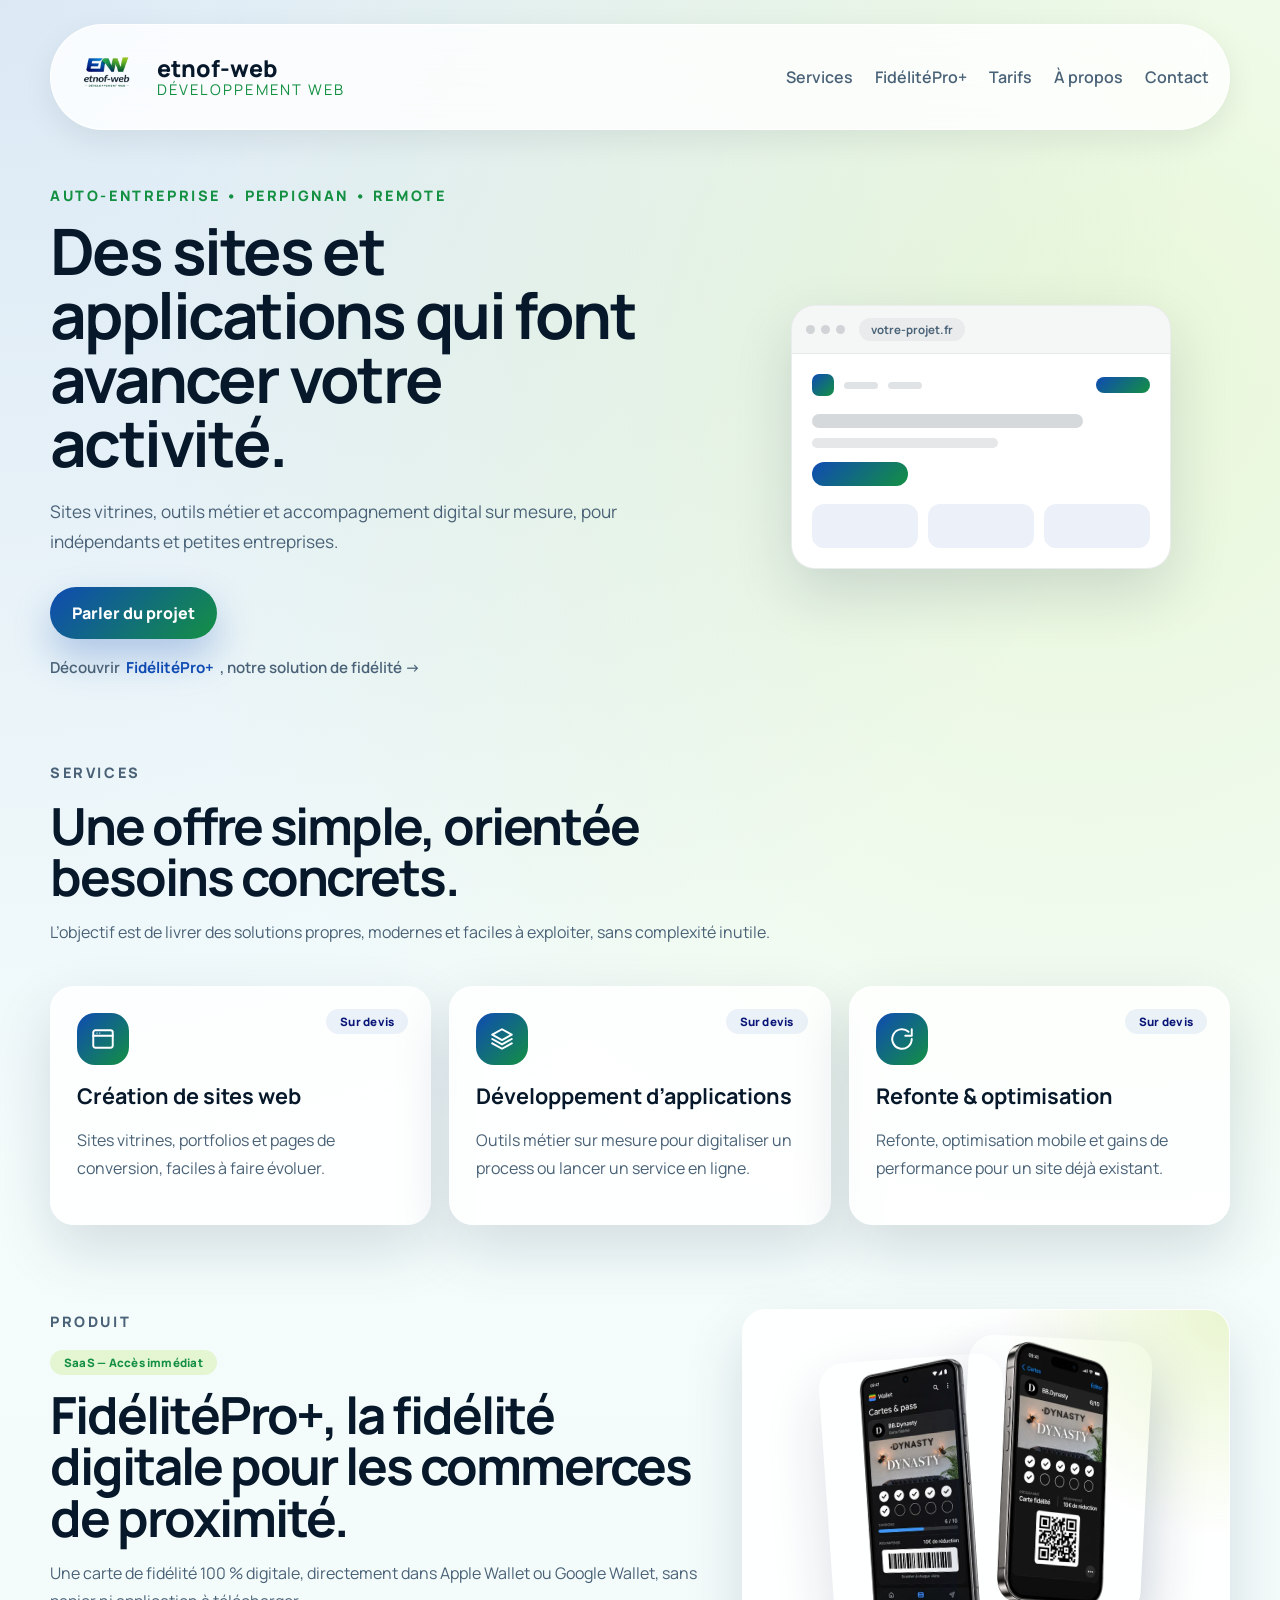
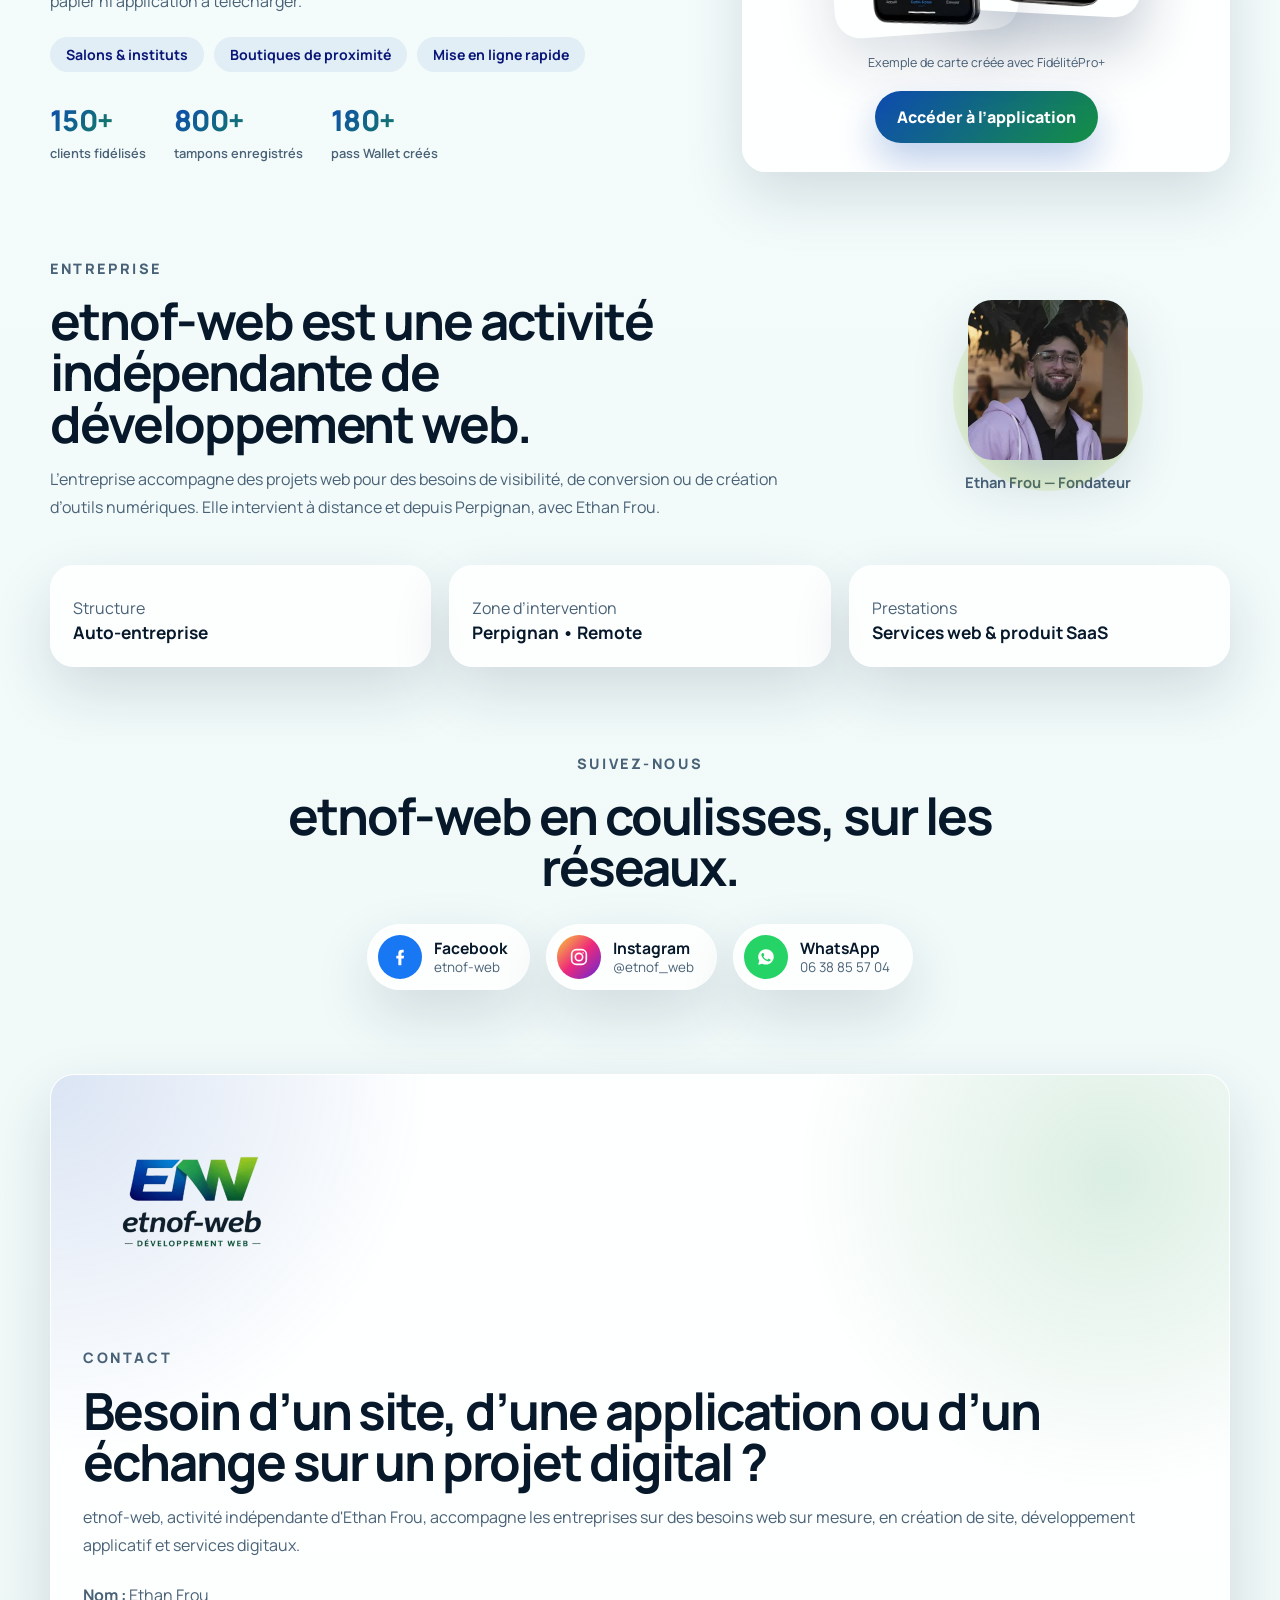
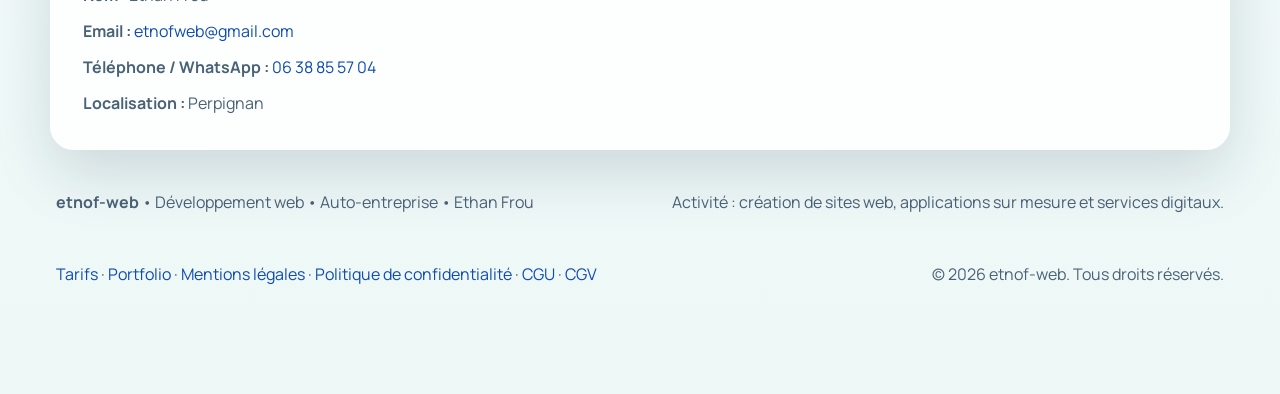
<file: index.html>
<!DOCTYPE html>
<html lang="fr">
  <head>
    <meta charset="UTF-8" />
    <meta name="viewport" content="width=device-width, initial-scale=1.0" />
    <title>etnof-web | Développement web & applications sur mesure</title>
    <meta
      name="description"
      content="etnof-web accompagne les indépendants, commerces et petites entreprises dans la création de sites web, d'applications sur mesure et d'outils digitaux comme FidélitéPro+."
    />

    <!-- Google Search Console -->
    <meta name="google-site-verification" content="aApSL52H5fIy4BZEjOW_FqkqM33ICjAAiNYZXDq9M8A" />

    <!-- Canonical -->
    <link rel="canonical" href="https://website-etnof-web.vercel.app/" />

    <!-- Open Graph -->
    <meta property="og:type" content="website" />
    <meta property="og:url" content="https://website-etnof-web.vercel.app/" />
    <meta property="og:title" content="etnof-web | Développement web & applications sur mesure" />
    <meta property="og:description" content="etnof-web accompagne les indépendants, commerces et petites entreprises dans la création de sites web, d'applications sur mesure et d'outils digitaux." />
    <meta property="og:image" content="https://website-etnof-web.vercel.app/Logo_etnof-web.png" />
    <meta property="og:locale" content="fr_FR" />
    <meta property="og:site_name" content="etnof-web" />

    <!-- Twitter Card -->
    <meta name="twitter:card" content="summary" />
    <meta name="twitter:title" content="etnof-web | Développement web & applications sur mesure" />
    <meta name="twitter:description" content="etnof-web accompagne les indépendants, commerces et petites entreprises dans la création de sites web, d'applications sur mesure et d'outils digitaux." />
    <meta name="twitter:image" content="https://website-etnof-web.vercel.app/Logo_etnof-web.png" />

    <!-- JSON-LD : LocalBusiness -->
    <script type="application/ld+json">
    {
      "@context": "https://schema.org",
      "@type": "LocalBusiness",
      "name": "etnof-web",
      "description": "Développement web, création de sites web et d'applications sur mesure pour indépendants, commerces et petites entreprises.",
      "url": "https://website-etnof-web.vercel.app/",
      "logo": "https://website-etnof-web.vercel.app/Logo_etnof-web.png",
      "image": "https://website-etnof-web.vercel.app/Logo_etnof-web.png",
      "telephone": "+33638855704",
      "email": "etnofweb@gmail.com",
      "address": {
        "@type": "PostalAddress",
        "addressLocality": "Perpignan",
        "addressRegion": "Occitanie",
        "addressCountry": "FR"
      },
      "areaServed": {
        "@type": "Country",
        "name": "France"
      },
      "priceRange": "€€",
      "knowsLanguage": "fr",
      "founder": {
        "@type": "Person",
        "name": "Ethan Frou"
      },
      "hasOfferCatalog": {
        "@type": "OfferCatalog",
        "name": "Services web",
        "itemListElement": [
          {
            "@type": "Offer",
            "itemOffered": {
              "@type": "Service",
              "name": "Création de sites web",
              "description": "Sites vitrines, portfolios, pages d'atterrissage et sites administrables via CMS."
            }
          },
          {
            "@type": "Offer",
            "itemOffered": {
              "@type": "Service",
              "name": "Développement d'applications sur mesure",
              "description": "Conception d'outils web sur mesure pour digitaliser un process ou proposer un service en ligne."
            }
          },
          {
            "@type": "Offer",
            "itemOffered": {
              "@type": "Service",
              "name": "Refonte & optimisation",
              "description": "Amélioration d'un site existant, optimisation mobile, performance et mise à jour technique."
            }
          }
        ]
      }
    }
    </script>

    <link rel="icon" type="image/png" href="Logo_etnof-web.png" />
    <link rel="apple-touch-icon" href="Logo_etnof-web.png" />
    <link rel="preconnect" href="https://fonts.googleapis.com" />
    <link rel="preconnect" href="https://fonts.gstatic.com" crossorigin />
    <link
      rel="preload"
      as="style"
      href="https://fonts.googleapis.com/css2?family=Manrope:wght@400;500;600;700;800&display=swap"
    />
    <link
      href="https://fonts.googleapis.com/css2?family=Manrope:wght@400;500;600;700;800&display=swap"
      rel="stylesheet"
      media="print"
      onload="this.media='all'"
    />
    <noscript>
      <link
        href="https://fonts.googleapis.com/css2?family=Manrope:wght@400;500;600;700;800&display=swap"
        rel="stylesheet"
      />
    </noscript>
    <link rel="stylesheet" href="style.css" />

    <!-- Umami Analytics -->
    <script defer src="https://analytics.fideliteproplus.com/script.js" data-website-id="e1c48f90-44e5-47fc-b5aa-6250840b4af8"></script>

    <!-- Microsoft Clarity -->
    <script type="text/javascript">
        (function(c,l,a,r,i,t,y){
            c[a]=c[a]||function(){(c[a].q=c[a].q||[]).push(arguments)};
            t=l.createElement(r);t.async=1;t.src="https://www.clarity.ms/tag/"+i;
            y=l.getElementsByTagName(r)[0];y.parentNode.insertBefore(t,y);
        })(window, document, "clarity", "script", "ycxo6qioft");
    </script>
  </head>
  <body>
    <div class="page-shell">
      <header class="site-header">
        <a class="brand" href="#top" aria-label="Accueil etnof-web">
          <img
            class="brand-logo"
            src="Logo_etnof-web.webp"
            alt="Logo etnof-web"
            width="440"
            height="440"
          />
          <span class="brand-copy">
            <strong>etnof-web</strong>
            <span>Développement web</span>
          </span>
        </a>

        <button
          class="menu-toggle"
          type="button"
          aria-expanded="false"
          aria-controls="site-nav"
        >
          Menu
        </button>

        <nav class="site-nav" id="site-nav" aria-label="Navigation principale">
          <a href="#services">Services</a>
          <a href="#fideliteproplus">FidélitéPro+</a>
          <a href="tarifs.html">Tarifs</a>
          <a href="#apropos">À propos</a>
          <a href="#contact" data-track="contact_cta_clicked" data-track-label="nav_contact_anchor">Contact</a>
        </nav>
      </header>

      <main id="top">
        <section class="hero">
          <div class="hero-copy" data-reveal>
            <p class="eyebrow">Auto-entreprise • Perpignan • Remote</p>
            <h1>Des sites et applications qui font avancer votre activité.</h1>
            <p class="hero-text">
              Sites vitrines, outils métier et accompagnement digital sur mesure, pour
              indépendants et petites entreprises.
            </p>
            <div class="hero-actions">
              <a
                class="button button-primary"
                href="#contact"
                data-track="contact_cta_clicked"
                data-track-label="parler_du_projet"
                data-track-location="hero"
              >
                Parler du projet
              </a>
            </div>
            <a
              class="hero-secondary-link"
              href="#fideliteproplus"
              data-track="internal_link_clicked"
              data-track-label="fideliteproplus_keyword"
              data-track-location="hero"
            >
              Découvrir <strong>FidélitéPro+</strong>, notre solution de fidélité →
            </a>
          </div>

          <aside class="hero-panel" data-reveal>
            <div class="browser-mockup" aria-hidden="true">
              <div class="browser-mockup-bar">
                <span class="browser-dot"></span>
                <span class="browser-dot"></span>
                <span class="browser-dot"></span>
                <span class="browser-mockup-url">votre-projet.fr</span>
              </div>
              <div class="browser-mockup-body">
                <div class="browser-mockup-nav">
                  <span class="browser-mockup-logo"></span>
                  <span class="browser-mockup-link"></span>
                  <span class="browser-mockup-link"></span>
                  <span class="browser-mockup-cta"></span>
                </div>
                <div class="browser-mockup-hero">
                  <span class="browser-mockup-line browser-mockup-line-lg"></span>
                  <span class="browser-mockup-line browser-mockup-line-md"></span>
                  <span class="browser-mockup-button"></span>
                </div>
                <div class="browser-mockup-cards">
                  <span class="browser-mockup-card"></span>
                  <span class="browser-mockup-card"></span>
                  <span class="browser-mockup-card"></span>
                </div>
              </div>
            </div>
          </aside>
        </section>

        <section class="section section-grid" id="services">
          <div class="section-heading" data-reveal>
            <p class="eyebrow">Services</p>
            <h2>Une offre simple, orientée besoins concrets.</h2>
            <p>
              L’objectif est de livrer des solutions propres, modernes et faciles à exploiter, sans
              complexité inutile.
            </p>
          </div>

          <div class="cards-grid">
            <article class="info-card" data-reveal>
              <span class="card-badge">Sur devis</span>
              <span class="info-card-icon" aria-hidden="true">
                <svg viewBox="0 0 24 24" fill="none" stroke="currentColor" stroke-width="1.8" stroke-linecap="round" stroke-linejoin="round">
                  <rect x="3" y="4" width="18" height="16" rx="2"></rect>
                  <line x1="3" y1="9" x2="21" y2="9"></line>
                  <circle cx="6.5" cy="6.5" r="0.6" fill="currentColor" stroke="none"></circle>
                  <circle cx="9" cy="6.5" r="0.6" fill="currentColor" stroke="none"></circle>
                </svg>
              </span>
              <h3>Création de sites web</h3>
              <p>
                Sites vitrines, portfolios et pages de conversion, faciles à faire évoluer.
              </p>
            </article>
            <article class="info-card" data-reveal>
              <span class="card-badge">Sur devis</span>
              <span class="info-card-icon" aria-hidden="true">
                <svg viewBox="0 0 24 24" fill="none" stroke="currentColor" stroke-width="1.8" stroke-linecap="round" stroke-linejoin="round">
                  <path d="M12 3 3 8l9 5 9-5-9-5Z"></path>
                  <path d="M3 12l9 5 9-5"></path>
                  <path d="M3 16l9 5 9-5"></path>
                </svg>
              </span>
              <h3>Développement d’applications</h3>
              <p>
                Outils métier sur mesure pour digitaliser un process ou lancer un service en ligne.
              </p>
            </article>
            <article class="info-card" data-reveal>
              <span class="card-badge">Sur devis</span>
              <span class="info-card-icon" aria-hidden="true">
                <svg viewBox="0 0 24 24" fill="none" stroke="currentColor" stroke-width="1.8" stroke-linecap="round" stroke-linejoin="round">
                  <path d="M21 12a9 9 0 1 1-3-6.7"></path>
                  <polyline points="21 3 21 9 15 9"></polyline>
                </svg>
              </span>
              <h3>Refonte & optimisation</h3>
              <p>
                Refonte, optimisation mobile et gains de performance pour un site déjà existant.
              </p>
            </article>
          </div>
        </section>

        <section class="section spotlight" id="fideliteproplus">
          <div class="spotlight-copy" data-reveal>
            <p class="eyebrow">Produit</p>
            <span class="card-badge card-badge-accent">SaaS — Accès immédiat</span>
            <h2>FidélitéPro+, la fidélité digitale pour les commerces de proximité.</h2>
            <p>
              Une carte de fidélité 100 % digitale, directement dans Apple Wallet ou Google
              Wallet, sans papier ni application à télécharger.
            </p>
            <ul class="tag-list">
              <li>Salons & instituts</li>
              <li>Boutiques de proximité</li>
              <li>Mise en ligne rapide</li>
            </ul>

            <div class="mini-stats">
              <div class="mini-stat">
                <strong>150+</strong>
                <span>clients fidélisés</span>
              </div>
              <div class="mini-stat">
                <strong>800+</strong>
                <span>tampons enregistrés</span>
              </div>
              <div class="mini-stat">
                <strong>180+</strong>
                <span>pass Wallet créés</span>
              </div>
            </div>
          </div>

          <div class="spotlight-box" data-reveal>
            <div class="mockup-duo">
              <img
                class="mockup-duo-item mockup-duo-back"
                src="fideliteproplus-mockup-android.webp"
                alt="Carte de fidélité FidélitéPro+ affichée dans Google Wallet sur Android"
                width="440"
                height="660"
                loading="lazy"
                decoding="async"
              />
              <img
                class="mockup-duo-item mockup-duo-front"
                src="fideliteproplus-mockup-iphone.webp"
                alt="Carte de fidélité FidélitéPro+ affichée dans Apple Wallet sur iPhone"
                width="440"
                height="660"
                loading="lazy"
                decoding="async"
              />
            </div>
            <p class="visual-caption">Exemple de carte créée avec FidélitéPro+</p>
            <a
              class="button button-primary"
              href="https://app.fideliteproplus.com/"
              target="_blank"
              rel="noreferrer"
              data-track="portfolio_link_clicked"
              data-track-project="fideliteproplus"
              data-track-location="spotlight"
            >
              Accéder à l’application
            </a>
          </div>
        </section>

        <section class="section about" id="apropos">
          <div class="about-intro">
            <div class="section-heading narrow" data-reveal>
              <p class="eyebrow">Entreprise</p>
              <h2>etnof-web est une activité indépendante de développement web.</h2>
              <p>
                L’entreprise accompagne des projets web pour des besoins de visibilité, de conversion
                ou de création d’outils numériques. Elle intervient à distance et depuis Perpignan,
                avec Ethan Frou.
              </p>
            </div>

            <figure class="about-photo" data-reveal>
              <img
                src="ethan-frou-portrait.webp"
                alt="Ethan Frou, fondateur d’etnof-web"
                width="480"
                height="480"
                loading="lazy"
                decoding="async"
              />
              <figcaption>Ethan Frou — Fondateur</figcaption>
            </figure>
          </div>

          <div class="about-grid">
            <article class="about-card" data-reveal>
              <span>Structure</span>
              <strong>Auto-entreprise</strong>
            </article>
            <article class="about-card" data-reveal>
              <span>Zone d’intervention</span>
              <strong>Perpignan • Remote</strong>
            </article>
            <article class="about-card" data-reveal>
              <span>Prestations</span>
              <strong>Services web & produit SaaS</strong>
            </article>
          </div>
        </section>

        <section class="section socials" id="reseaux">
          <div class="section-heading centered" data-reveal>
            <p class="eyebrow">Suivez-nous</p>
            <h2>etnof-web en coulisses, sur les réseaux.</h2>
          </div>

          <div class="social-links" data-reveal>
            <a
              class="social-pill"
              href="https://www.facebook.com/profile.php?id=61594210833326"
              target="_blank"
              rel="noreferrer"
              data-track="social_link_clicked"
              data-track-network="facebook"
            >
              <span class="social-icon social-icon-facebook" aria-hidden="true">
                <svg viewBox="0 0 24 24" fill="currentColor">
                  <path d="M13.5 21v-7.5h2.5l.5-3h-3V8.5c0-.9.3-1.5 1.6-1.5H16V4.2C15.7 4.1 14.8 4 13.8 4c-2.1 0-3.6 1.3-3.6 3.7V10.5H8v3h2.2V21h3.3Z"></path>
                </svg>
              </span>
              <span class="social-copy">
                <strong>Facebook</strong>
                <span>etnof-web</span>
              </span>
            </a>
            <a
              class="social-pill"
              href="https://www.instagram.com/etnof_web"
              target="_blank"
              rel="noreferrer"
              data-track="social_link_clicked"
              data-track-network="instagram"
            >
              <span class="social-icon social-icon-instagram" aria-hidden="true">
                <svg viewBox="0 0 24 24" fill="none" stroke="white" stroke-width="1.8" stroke-linecap="round" stroke-linejoin="round">
                  <rect x="4" y="4" width="16" height="16" rx="5"></rect>
                  <circle cx="12" cy="12" r="4"></circle>
                  <circle cx="16.5" cy="7.5" r="0.8" fill="white" stroke="none"></circle>
                </svg>
              </span>
              <span class="social-copy">
                <strong>Instagram</strong>
                <span>@etnof_web</span>
              </span>
            </a>
            <a
              class="social-pill"
              href="https://wa.me/33638855704"
              target="_blank"
              rel="noreferrer"
              data-track="social_link_clicked"
              data-track-network="whatsapp"
            >
              <span class="social-icon social-icon-whatsapp" aria-hidden="true">
                <svg viewBox="0 0 24 24" fill="white">
                  <path d="M12 3.5c-4.7 0-8.5 3.8-8.5 8.5 0 1.5.4 2.9 1.1 4.1L3.5 20.5l4.5-1.2c1.2.6 2.6 1 4 1 4.7 0 8.5-3.8 8.5-8.5S16.7 3.5 12 3.5Zm4.9 12.1c-.2.6-1.2 1.1-1.7 1.2-.4.1-1 .1-1.6-.1-.4-.1-.8-.3-1.4-.5-2.5-1.1-4.1-3.6-4.2-3.8-.1-.2-1-1.3-1-2.5s.6-1.8.8-2c.2-.2.5-.3.6-.3h.5c.2 0 .4 0 .5.4.2.5.7 1.7.7 1.8.1.1.1.3 0 .4-.1.2-.2.3-.3.4-.1.2-.3.3-.4.5-.1.2-.3.3-.1.6.2.3.7 1.2 1.6 1.9 1.1.9 2 1.2 2.3 1.3.2.1.4.1.5-.1.2-.2.6-.7.8-.9.2-.2.3-.2.5-.1l1.7.8c.2.1.3.1.4.3.1.2.1.9-.1 1.4Z"></path>
                </svg>
              </span>
              <span class="social-copy">
                <strong>WhatsApp</strong>
                <span>06 38 85 57 04</span>
              </span>
            </a>
          </div>
        </section>
      </main>

      <footer class="site-footer section" id="contact">
        <div class="footer-card" data-reveal>
          <img
            class="footer-logo"
            src="Logo_etnof-web.webp"
            alt="Logo etnof-web"
            width="440"
            height="440"
          />
          <p class="eyebrow">Contact</p>
          <h2>Besoin d’un site, d’une application ou d’un échange sur un projet digital ?</h2>
          <p>
            etnof-web, activité indépendante d'Ethan Frou, accompagne les entreprises sur des
            besoins web sur mesure, en création de site, développement applicatif et services
            digitaux.
          </p>
          <div class="contact-list">
            <p><strong>Nom :</strong> Ethan Frou</p>
            <p><strong>Email :</strong> <a href="mailto:etnofweb@gmail.com" data-track="contact_cta_clicked" data-track-label="email_direct">etnofweb@gmail.com</a></p>
            <p><strong>Téléphone / WhatsApp :</strong> <a href="tel:0638855704" data-track="contact_cta_clicked" data-track-label="tel_direct">06 38 85 57 04</a></p>
            <p><strong>Localisation :</strong> Perpignan</p>
          </div>
        </div>

        <div class="footer-meta">
          <p><strong>etnof-web</strong> • Développement web • Auto-entreprise • Ethan Frou</p>
          <p>Activité : création de sites web, applications sur mesure et services digitaux.</p>
          <p>
            <a href="tarifs.html">Tarifs</a> ·
            <a
              href="https://portfolio-ethan-2025.vercel.app/"
              target="_blank"
              rel="noreferrer"
              data-track="portfolio_link_clicked"
              data-track-project="portfolio-ethan"
              data-track-location="footer"
            >Portfolio</a> ·
            <a href="mentions-legales.html">Mentions légales</a> ·
            <a href="politique-confidentialite.html">Politique de confidentialité</a> ·
            <a href="cgu.html">CGU</a> ·
            <a href="cgv.html">CGV</a>
          </p>
          <p>© <span id="current-year"></span> etnof-web. Tous droits réservés.</p>
        </div>
      </footer>
    </div>

    <script src="script.js"></script>
  </body>
</html>
</file>
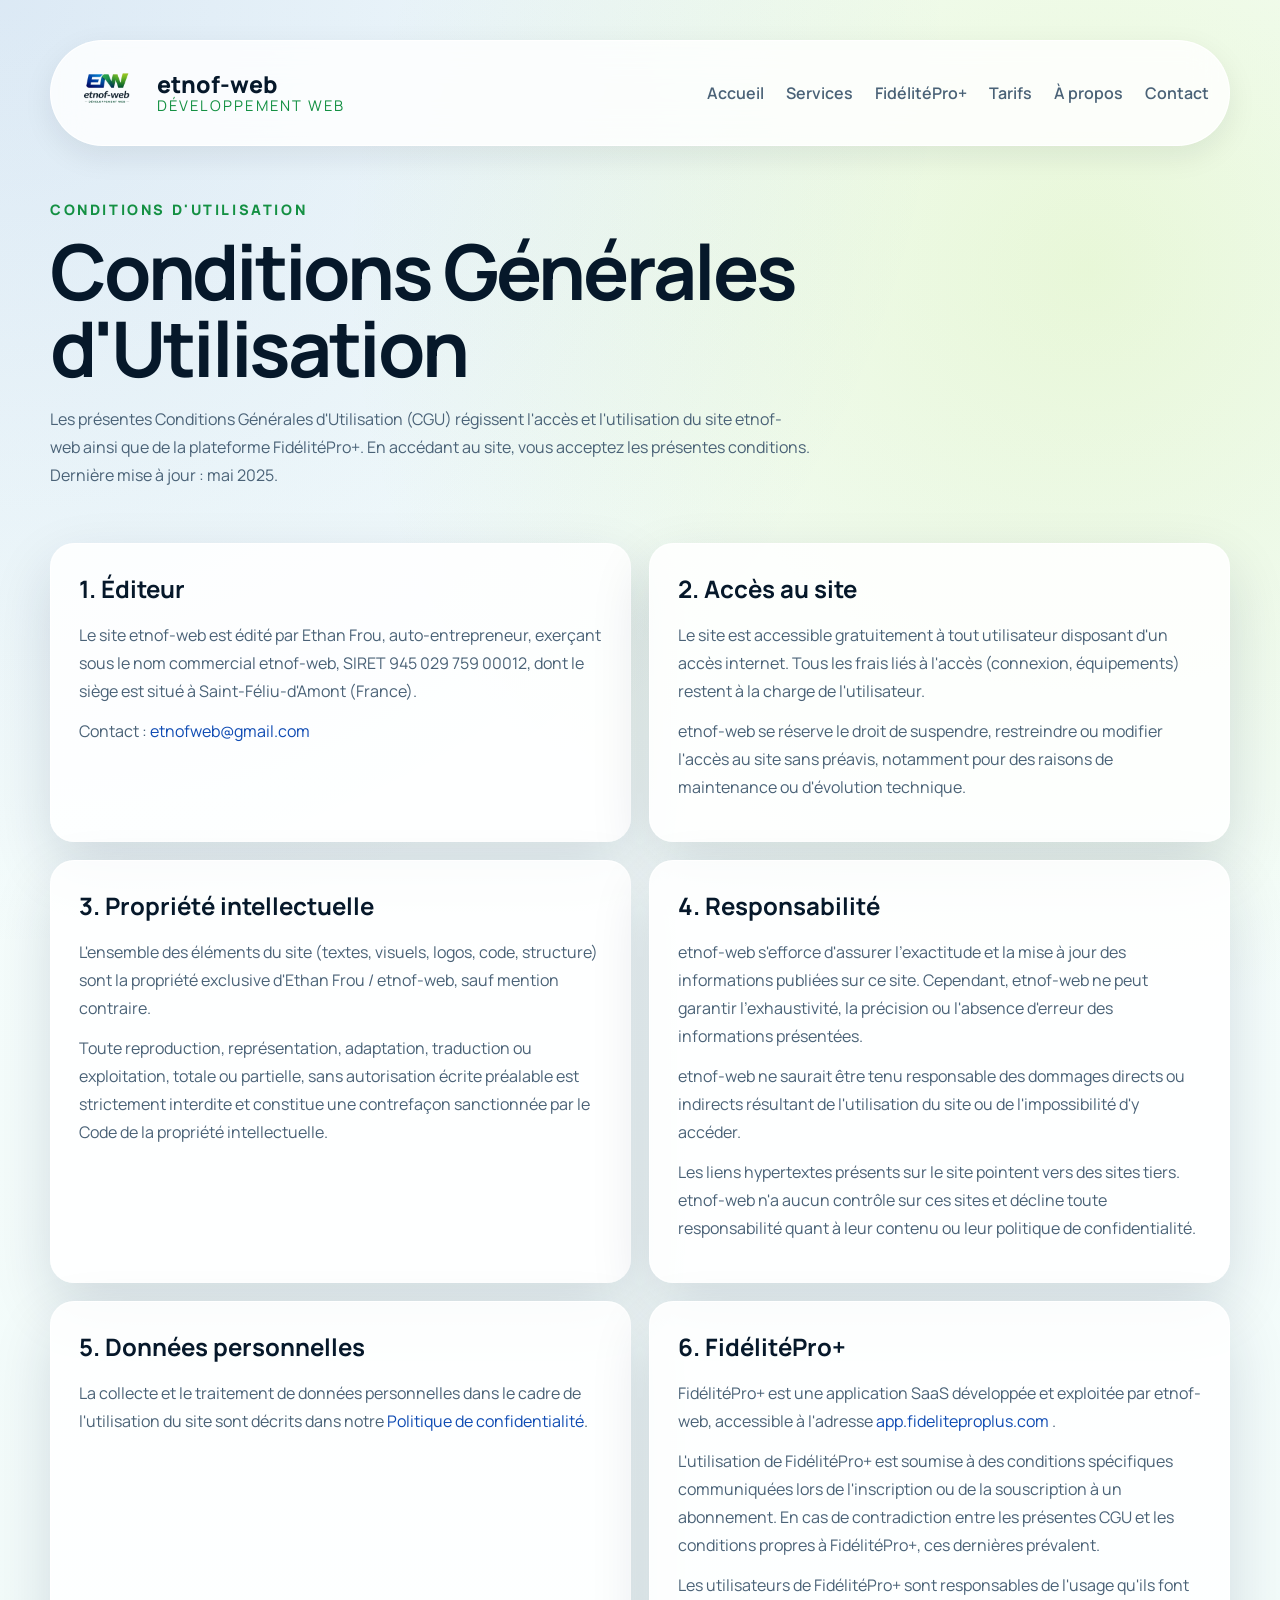
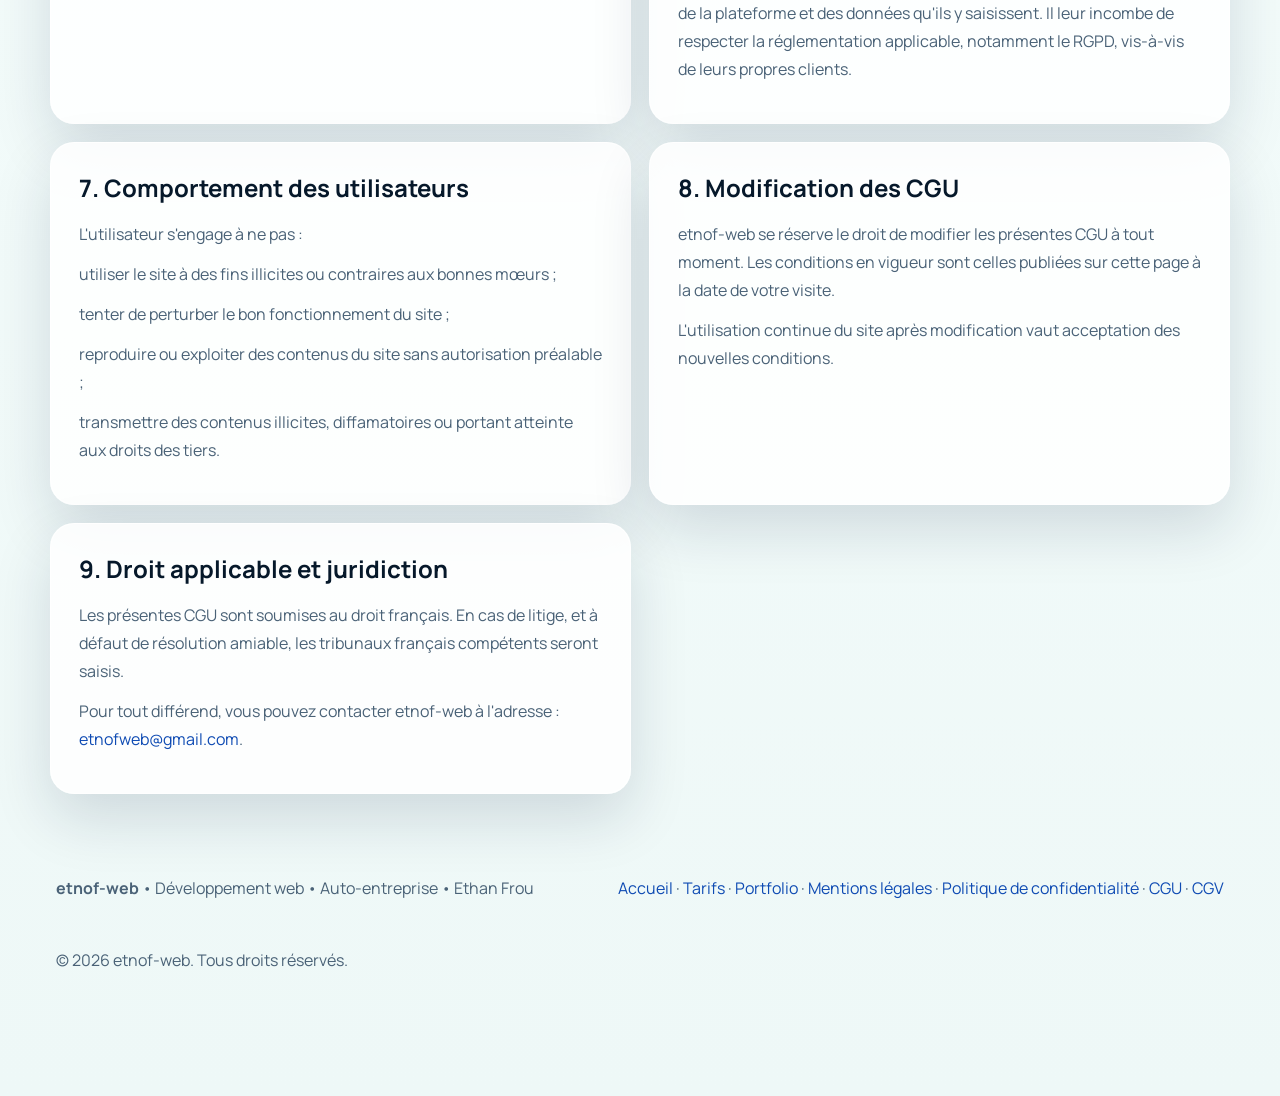
<file: cgu.html>
<!DOCTYPE html>
<html lang="fr">
  <head>
    <meta charset="UTF-8" />
    <meta name="viewport" content="width=device-width, initial-scale=1.0" />
    <title>Conditions Générales d'Utilisation | etnof-web</title>
    <meta
      name="description"
      content="Conditions Générales d'Utilisation du site etnof-web et de la plateforme FidélitéPro+."
    />
    <link rel="icon" type="image/png" href="Logo_etnof-web.png" />
    <link rel="apple-touch-icon" href="Logo_etnof-web.png" />
    <link rel="preconnect" href="https://fonts.googleapis.com" />
    <link rel="preconnect" href="https://fonts.gstatic.com" crossorigin />
    <link
      rel="preload"
      as="style"
      href="https://fonts.googleapis.com/css2?family=Manrope:wght@400;500;600;700;800&display=swap"
    />
    <link
      href="https://fonts.googleapis.com/css2?family=Manrope:wght@400;500;600;700;800&display=swap"
      rel="stylesheet"
      media="print"
      onload="this.media='all'"
    />
    <noscript>
      <link
        href="https://fonts.googleapis.com/css2?family=Manrope:wght@400;500;600;700;800&display=swap"
        rel="stylesheet"
      />
    </noscript>
    <link rel="stylesheet" href="style.css" />

    <!-- Umami Analytics -->
    <script defer src="https://analytics.fideliteproplus.com/script.js" data-website-id="e1c48f90-44e5-47fc-b5aa-6250840b4af8"></script>

    <!-- Microsoft Clarity -->
    <script type="text/javascript">
        (function(c,l,a,r,i,t,y){
            c[a]=c[a]||function(){(c[a].q=c[a].q||[]).push(arguments)};
            t=l.createElement(r);t.async=1;t.src="https://www.clarity.ms/tag/"+i;
            y=l.getElementsByTagName(r)[0];y.parentNode.insertBefore(t,y);
        })(window, document, "clarity", "script", "ycxo6qioft");
    </script>
  </head>
  <body>
    <div class="page-shell legal-shell">
      <header class="site-header legal-header">
        <a class="brand" href="index.html" aria-label="Retour à l'accueil etnof-web">
          <img
            class="brand-logo"
            src="Logo_etnof-web.webp"
            alt="Logo etnof-web"
            width="440"
            height="440"
          />
          <span class="brand-copy">
            <strong>etnof-web</strong>
            <span>Développement web</span>
          </span>
        </a>

        <button
          class="menu-toggle"
          type="button"
          aria-expanded="false"
          aria-controls="site-nav"
        >
          Menu
        </button>

        <nav class="site-nav legal-nav" id="site-nav" aria-label="Navigation">
          <a href="index.html">Accueil</a>
          <a href="index.html#services">Services</a>
          <a href="index.html#fideliteproplus">FidélitéPro+</a>
          <a href="tarifs.html">Tarifs</a>
          <a href="index.html#apropos">À propos</a>
          <a href="index.html#contact" data-track="contact_cta_clicked" data-track-label="nav_contact_anchor">Contact</a>
        </nav>
      </header>

      <main class="legal-main">
        <section class="legal-hero" data-reveal>
          <p class="eyebrow">Conditions d'utilisation</p>
          <h1>Conditions Générales d'Utilisation</h1>
          <p class="legal-intro">
            Les présentes Conditions Générales d'Utilisation (CGU) régissent l'accès et
            l'utilisation du site etnof-web ainsi que de la plateforme FidélitéPro+.
            En accédant au site, vous acceptez les présentes conditions.
            Dernière mise à jour : mai 2025.
          </p>
        </section>

        <section class="legal-grid">

          <article class="legal-card" data-reveal>
            <h2>1. Éditeur</h2>
            <p>
              Le site etnof-web est édité par Ethan Frou, auto-entrepreneur, exerçant sous le nom
              commercial etnof-web, SIRET 945 029 759 00012, dont le siège est situé à
              Saint-Féliu-d'Amont (France).
            </p>
            <p>
              Contact : <a href="mailto:etnofweb@gmail.com">etnofweb@gmail.com</a>
            </p>
          </article>

          <article class="legal-card" data-reveal>
            <h2>2. Accès au site</h2>
            <p>
              Le site est accessible gratuitement à tout utilisateur disposant d'un accès internet.
              Tous les frais liés à l'accès (connexion, équipements) restent à la charge de
              l'utilisateur.
            </p>
            <p>
              etnof-web se réserve le droit de suspendre, restreindre ou modifier l'accès au site
              sans préavis, notamment pour des raisons de maintenance ou d'évolution technique.
            </p>
          </article>

          <article class="legal-card" data-reveal>
            <h2>3. Propriété intellectuelle</h2>
            <p>
              L'ensemble des éléments du site (textes, visuels, logos, code, structure) sont la
              propriété exclusive d'Ethan Frou / etnof-web, sauf mention contraire.
            </p>
            <p>
              Toute reproduction, représentation, adaptation, traduction ou exploitation, totale ou
              partielle, sans autorisation écrite préalable est strictement interdite et constitue
              une contrefaçon sanctionnée par le Code de la propriété intellectuelle.
            </p>
          </article>

          <article class="legal-card" data-reveal>
            <h2>4. Responsabilité</h2>
            <p>
              etnof-web s'efforce d'assurer l'exactitude et la mise à jour des informations
              publiées sur ce site. Cependant, etnof-web ne peut garantir l'exhaustivité, la
              précision ou l'absence d'erreur des informations présentées.
            </p>
            <p>
              etnof-web ne saurait être tenu responsable des dommages directs ou indirects
              résultant de l'utilisation du site ou de l'impossibilité d'y accéder.
            </p>
            <p>
              Les liens hypertextes présents sur le site pointent vers des sites tiers. etnof-web
              n'a aucun contrôle sur ces sites et décline toute responsabilité quant à leur
              contenu ou leur politique de confidentialité.
            </p>
          </article>

          <article class="legal-card" data-reveal>
            <h2>5. Données personnelles</h2>
            <p>
              La collecte et le traitement de données personnelles dans le cadre de l'utilisation
              du site sont décrits dans notre
              <a href="politique-confidentialite.html">Politique de confidentialité</a>.
            </p>
          </article>

          <article class="legal-card" data-reveal>
            <h2>6. FidélitéPro+</h2>
            <p>
              FidélitéPro+ est une application SaaS développée et exploitée par etnof-web,
              accessible à l'adresse
              <a
                href="https://app.fideliteproplus.com/"
                target="_blank"
                rel="noreferrer"
                data-track="portfolio_link_clicked"
                data-track-project="fideliteproplus"
                data-track-location="legal_text"
              >
                app.fideliteproplus.com
              </a>.
            </p>
            <p>
              L'utilisation de FidélitéPro+ est soumise à des conditions spécifiques
              communiquées lors de l'inscription ou de la souscription à un abonnement. En cas de
              contradiction entre les présentes CGU et les conditions propres à FidélitéPro+,
              ces dernières prévalent.
            </p>
            <p>
              Les utilisateurs de FidélitéPro+ sont responsables de l'usage qu'ils font de
              la plateforme et des données qu'ils y saisissent. Il leur incombe de respecter la
              réglementation applicable, notamment le RGPD, vis-à-vis de leurs propres clients.
            </p>
          </article>

          <article class="legal-card" data-reveal>
            <h2>7. Comportement des utilisateurs</h2>
            <p>L'utilisateur s'engage à ne pas :</p>
            <p>utiliser le site à des fins illicites ou contraires aux bonnes mœurs ;</p>
            <p>tenter de perturber le bon fonctionnement du site ;</p>
            <p>reproduire ou exploiter des contenus du site sans autorisation préalable ;</p>
            <p>transmettre des contenus illicites, diffamatoires ou portant atteinte aux droits des tiers.</p>
          </article>

          <article class="legal-card" data-reveal>
            <h2>8. Modification des CGU</h2>
            <p>
              etnof-web se réserve le droit de modifier les présentes CGU à tout moment. Les
              conditions en vigueur sont celles publiées sur cette page à la date de votre visite.
            </p>
            <p>
              L'utilisation continue du site après modification vaut acceptation des nouvelles
              conditions.
            </p>
          </article>

          <article class="legal-card" data-reveal>
            <h2>9. Droit applicable et juridiction</h2>
            <p>
              Les présentes CGU sont soumises au droit français. En cas de litige, et à défaut de
              résolution amiable, les tribunaux français compétents seront saisis.
            </p>
            <p>
              Pour tout différend, vous pouvez contacter etnof-web à l'adresse :
              <a href="mailto:etnofweb@gmail.com">etnofweb@gmail.com</a>.
            </p>
          </article>

        </section>
      </main>

      <footer class="site-footer section">
        <div class="footer-meta">
          <p><strong>etnof-web</strong> • Développement web • Auto-entreprise • Ethan Frou</p>
          <p>
            <a href="index.html">Accueil</a> ·
            <a href="tarifs.html">Tarifs</a> ·
            <a
              href="https://portfolio-ethan-2025.vercel.app/"
              target="_blank"
              rel="noreferrer"
              data-track="portfolio_link_clicked"
              data-track-project="portfolio-ethan"
              data-track-location="footer"
            >Portfolio</a> ·
            <a href="mentions-legales.html">Mentions légales</a> ·
            <a href="politique-confidentialite.html">Politique de confidentialité</a> ·
            <a href="cgu.html">CGU</a> ·
            <a href="cgv.html">CGV</a>
          </p>
          <p>© <span id="current-year"></span> etnof-web. Tous droits réservés.</p>
        </div>
      </footer>
    </div>

    <script src="script.js"></script>
  </body>
</html>
</file>
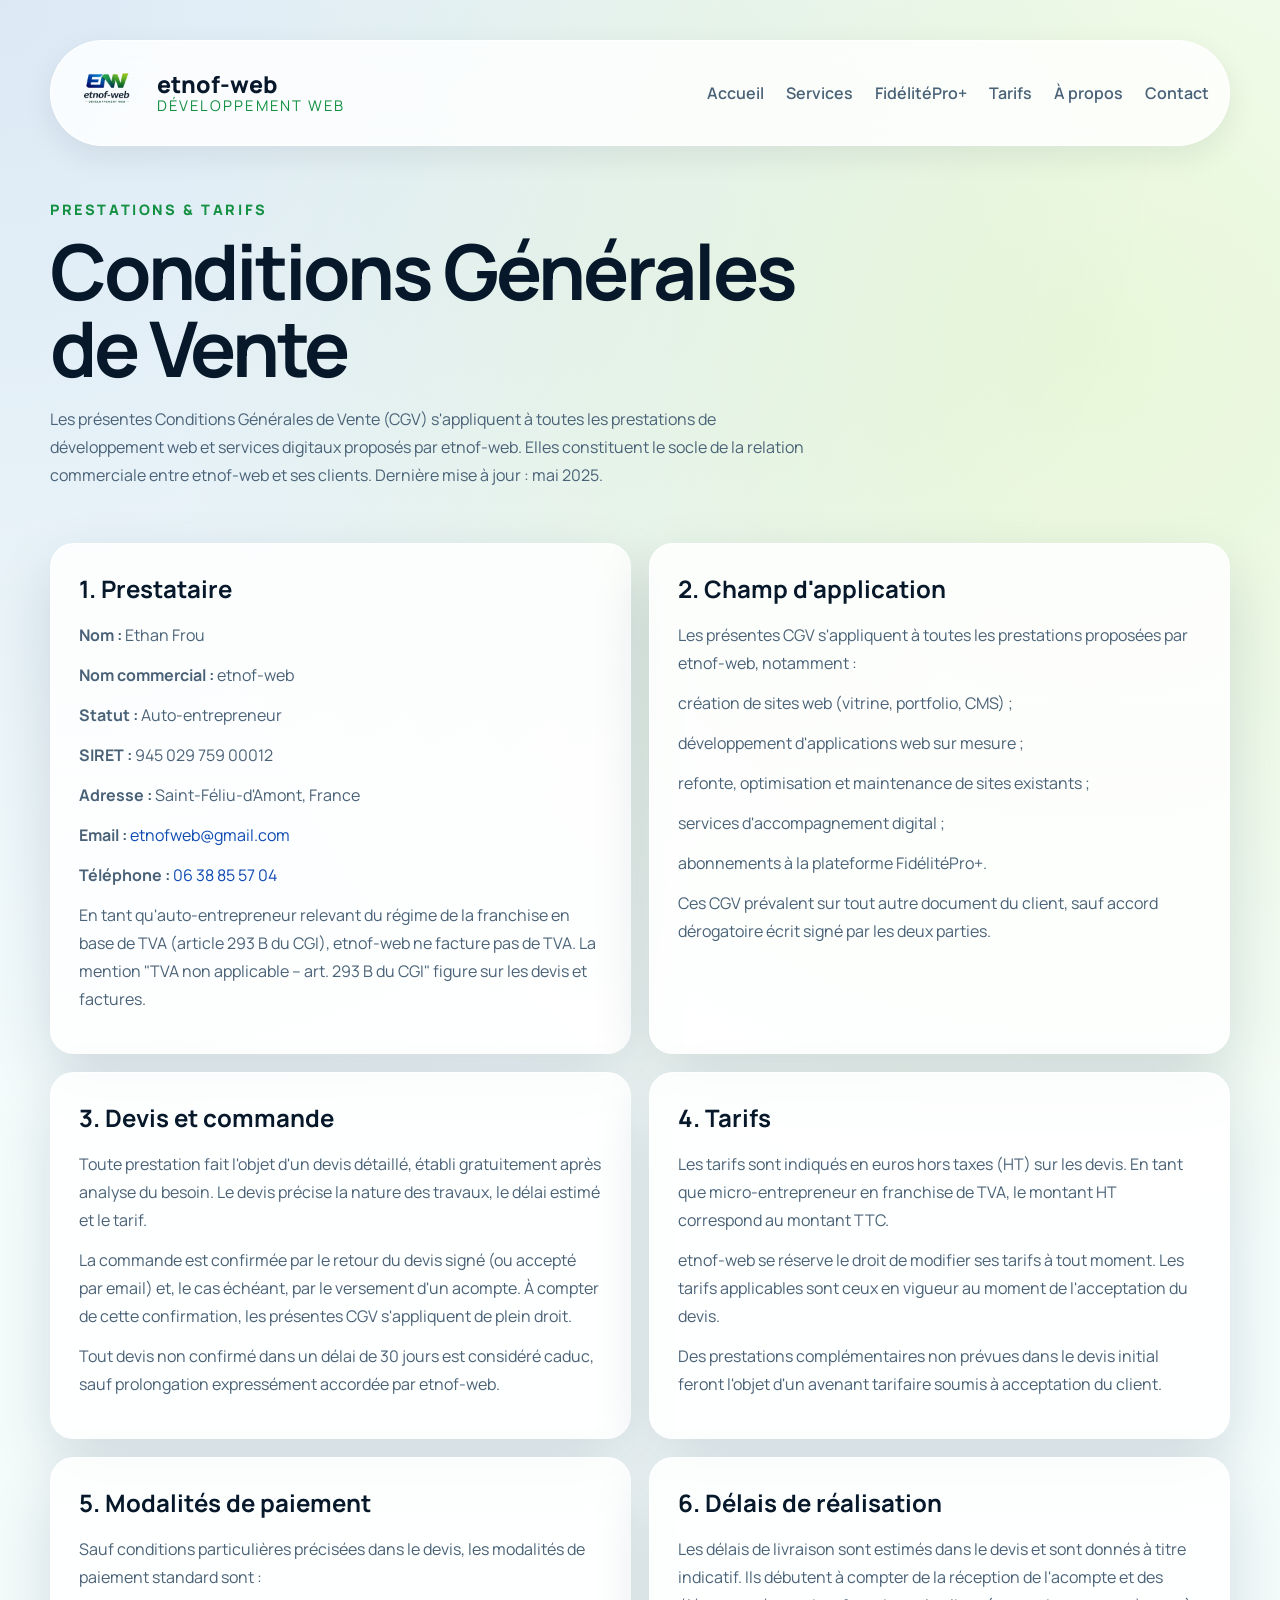
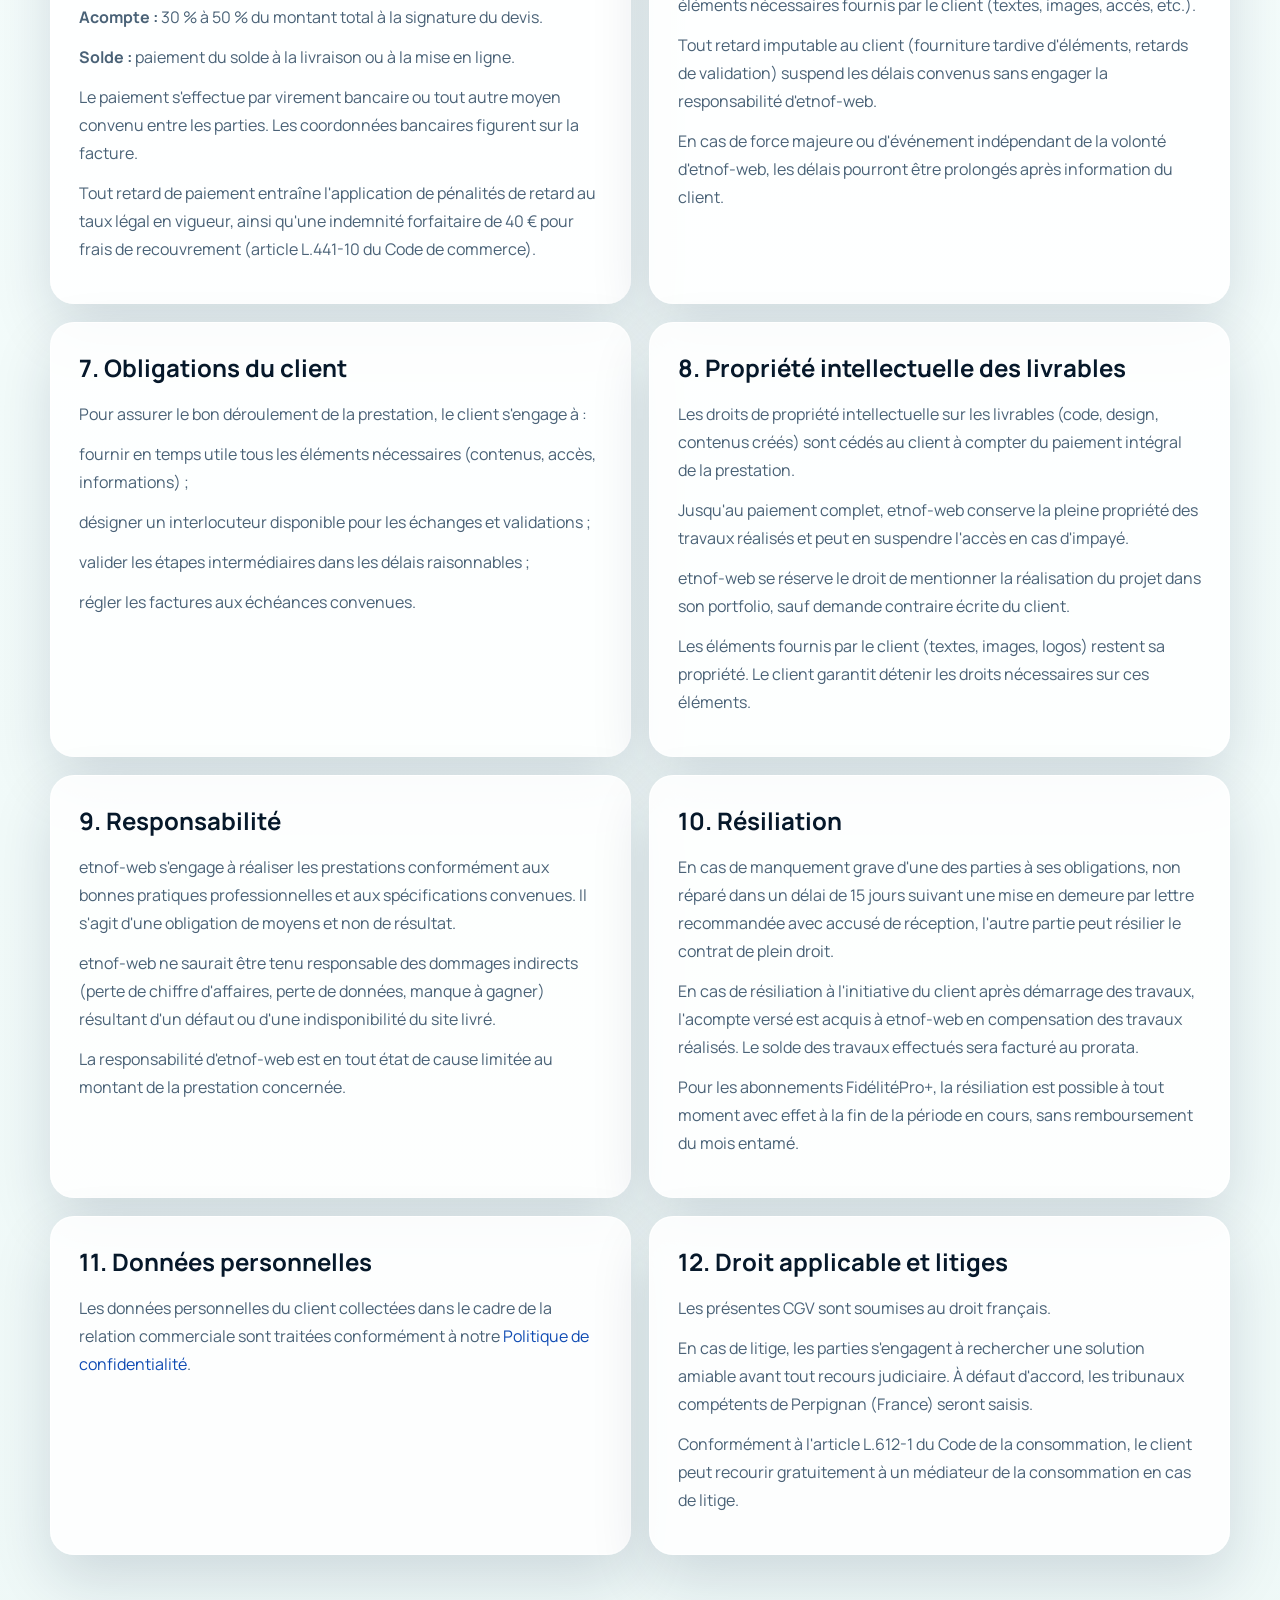
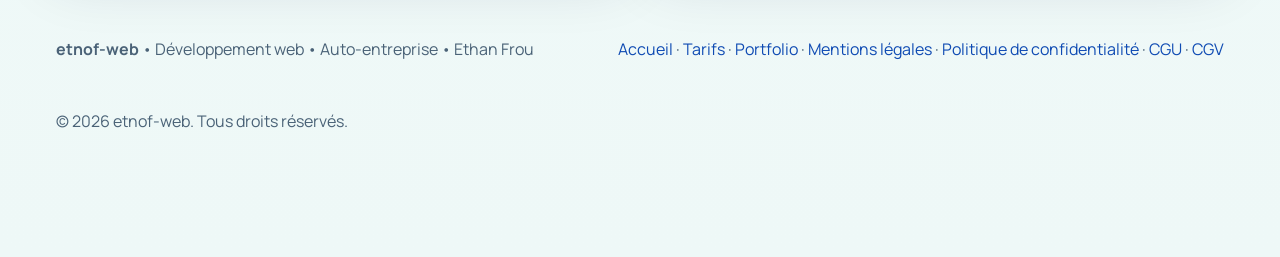
<file: cgv.html>
<!DOCTYPE html>
<html lang="fr">
  <head>
    <meta charset="UTF-8" />
    <meta name="viewport" content="width=device-width, initial-scale=1.0" />
    <title>Conditions Générales de Vente | etnof-web</title>
    <meta
      name="description"
      content="Conditions Générales de Vente des prestations de développement web proposées par etnof-web."
    />
    <link rel="icon" type="image/png" href="Logo_etnof-web.png" />
    <link rel="apple-touch-icon" href="Logo_etnof-web.png" />
    <link rel="preconnect" href="https://fonts.googleapis.com" />
    <link rel="preconnect" href="https://fonts.gstatic.com" crossorigin />
    <link
      rel="preload"
      as="style"
      href="https://fonts.googleapis.com/css2?family=Manrope:wght@400;500;600;700;800&display=swap"
    />
    <link
      href="https://fonts.googleapis.com/css2?family=Manrope:wght@400;500;600;700;800&display=swap"
      rel="stylesheet"
      media="print"
      onload="this.media='all'"
    />
    <noscript>
      <link
        href="https://fonts.googleapis.com/css2?family=Manrope:wght@400;500;600;700;800&display=swap"
        rel="stylesheet"
      />
    </noscript>
    <link rel="stylesheet" href="style.css" />

    <!-- Umami Analytics -->
    <script defer src="https://analytics.fideliteproplus.com/script.js" data-website-id="e1c48f90-44e5-47fc-b5aa-6250840b4af8"></script>

    <!-- Microsoft Clarity -->
    <script type="text/javascript">
        (function(c,l,a,r,i,t,y){
            c[a]=c[a]||function(){(c[a].q=c[a].q||[]).push(arguments)};
            t=l.createElement(r);t.async=1;t.src="https://www.clarity.ms/tag/"+i;
            y=l.getElementsByTagName(r)[0];y.parentNode.insertBefore(t,y);
        })(window, document, "clarity", "script", "ycxo6qioft");
    </script>
  </head>
  <body>
    <div class="page-shell legal-shell">
      <header class="site-header legal-header">
        <a class="brand" href="index.html" aria-label="Retour à l'accueil etnof-web">
          <img
            class="brand-logo"
            src="Logo_etnof-web.webp"
            alt="Logo etnof-web"
            width="440"
            height="440"
          />
          <span class="brand-copy">
            <strong>etnof-web</strong>
            <span>Développement web</span>
          </span>
        </a>

        <button
          class="menu-toggle"
          type="button"
          aria-expanded="false"
          aria-controls="site-nav"
        >
          Menu
        </button>

        <nav class="site-nav legal-nav" id="site-nav" aria-label="Navigation">
          <a href="index.html">Accueil</a>
          <a href="index.html#services">Services</a>
          <a href="index.html#fideliteproplus">FidélitéPro+</a>
          <a href="tarifs.html">Tarifs</a>
          <a href="index.html#apropos">À propos</a>
          <a href="index.html#contact" data-track="contact_cta_clicked" data-track-label="nav_contact_anchor">Contact</a>
        </nav>
      </header>

      <main class="legal-main">
        <section class="legal-hero" data-reveal>
          <p class="eyebrow">Prestations &amp; tarifs</p>
          <h1>Conditions Générales de Vente</h1>
          <p class="legal-intro">
            Les présentes Conditions Générales de Vente (CGV) s'appliquent à toutes les
            prestations de développement web et services digitaux proposés par etnof-web.
            Elles constituent le socle de la relation commerciale entre etnof-web et ses clients.
            Dernière mise à jour : mai 2025.
          </p>
        </section>

        <section class="legal-grid">

          <article class="legal-card" data-reveal>
            <h2>1. Prestataire</h2>
            <p><strong>Nom :</strong> Ethan Frou</p>
            <p><strong>Nom commercial :</strong> etnof-web</p>
            <p><strong>Statut :</strong> Auto-entrepreneur</p>
            <p><strong>SIRET :</strong> 945 029 759 00012</p>
            <p><strong>Adresse :</strong> Saint-Féliu-d'Amont, France</p>
            <p><strong>Email :</strong> <a href="mailto:etnofweb@gmail.com">etnofweb@gmail.com</a></p>
            <p><strong>Téléphone :</strong> <a href="tel:0638855704">06 38 85 57 04</a></p>
            <p>
              En tant qu'auto-entrepreneur relevant du régime de la franchise en base de TVA
              (article 293 B du CGI), etnof-web ne facture pas de TVA. La mention
              "TVA non applicable – art. 293 B du CGI" figure sur les devis et factures.
            </p>
          </article>

          <article class="legal-card" data-reveal>
            <h2>2. Champ d'application</h2>
            <p>
              Les présentes CGV s'appliquent à toutes les prestations proposées par etnof-web,
              notamment :
            </p>
            <p>création de sites web (vitrine, portfolio, CMS) ;</p>
            <p>développement d'applications web sur mesure ;</p>
            <p>refonte, optimisation et maintenance de sites existants ;</p>
            <p>services d'accompagnement digital ;</p>
            <p>abonnements à la plateforme FidélitéPro+.</p>
            <p>
              Ces CGV prévalent sur tout autre document du client, sauf accord dérogatoire écrit
              signé par les deux parties.
            </p>
          </article>

          <article class="legal-card" data-reveal>
            <h2>3. Devis et commande</h2>
            <p>
              Toute prestation fait l'objet d'un devis détaillé, établi gratuitement après analyse
              du besoin. Le devis précise la nature des travaux, le délai estimé et le tarif.
            </p>
            <p>
              La commande est confirmée par le retour du devis signé (ou accepté par email) et,
              le cas échéant, par le versement d'un acompte. À compter de cette confirmation,
              les présentes CGV s'appliquent de plein droit.
            </p>
            <p>
              Tout devis non confirmé dans un délai de 30 jours est considéré caduc, sauf
              prolongation expressément accordée par etnof-web.
            </p>
          </article>

          <article class="legal-card" data-reveal>
            <h2>4. Tarifs</h2>
            <p>
              Les tarifs sont indiqués en euros hors taxes (HT) sur les devis. En tant que
              micro-entrepreneur en franchise de TVA, le montant HT correspond au montant TTC.
            </p>
            <p>
              etnof-web se réserve le droit de modifier ses tarifs à tout moment. Les tarifs
              applicables sont ceux en vigueur au moment de l'acceptation du devis.
            </p>
            <p>
              Des prestations complémentaires non prévues dans le devis initial feront l'objet
              d'un avenant tarifaire soumis à acceptation du client.
            </p>
          </article>

          <article class="legal-card" data-reveal>
            <h2>5. Modalités de paiement</h2>
            <p>
              Sauf conditions particulières précisées dans le devis, les modalités de paiement
              standard sont :
            </p>
            <p><strong>Acompte :</strong> 30 % à 50 % du montant total à la signature du devis.</p>
            <p><strong>Solde :</strong> paiement du solde à la livraison ou à la mise en ligne.</p>
            <p>
              Le paiement s'effectue par virement bancaire ou tout autre moyen convenu entre
              les parties. Les coordonnées bancaires figurent sur la facture.
            </p>
            <p>
              Tout retard de paiement entraîne l'application de pénalités de retard au taux
              légal en vigueur, ainsi qu'une indemnité forfaitaire de 40 € pour frais de
              recouvrement (article L.441-10 du Code de commerce).
            </p>
          </article>

          <article class="legal-card" data-reveal>
            <h2>6. Délais de réalisation</h2>
            <p>
              Les délais de livraison sont estimés dans le devis et sont donnés à titre indicatif.
              Ils débutent à compter de la réception de l'acompte et des éléments nécessaires
              fournis par le client (textes, images, accès, etc.).
            </p>
            <p>
              Tout retard imputable au client (fourniture tardive d'éléments, retards de validation)
              suspend les délais convenus sans engager la responsabilité d'etnof-web.
            </p>
            <p>
              En cas de force majeure ou d'événement indépendant de la volonté d'etnof-web, les
              délais pourront être prolongés après information du client.
            </p>
          </article>

          <article class="legal-card" data-reveal>
            <h2>7. Obligations du client</h2>
            <p>
              Pour assurer le bon déroulement de la prestation, le client s'engage à :
            </p>
            <p>fournir en temps utile tous les éléments nécessaires (contenus, accès, informations) ;</p>
            <p>désigner un interlocuteur disponible pour les échanges et validations ;</p>
            <p>valider les étapes intermédiaires dans les délais raisonnables ;</p>
            <p>régler les factures aux échéances convenues.</p>
          </article>

          <article class="legal-card" data-reveal>
            <h2>8. Propriété intellectuelle des livrables</h2>
            <p>
              Les droits de propriété intellectuelle sur les livrables (code, design, contenus
              créés) sont cédés au client à compter du paiement intégral de la prestation.
            </p>
            <p>
              Jusqu'au paiement complet, etnof-web conserve la pleine propriété des travaux
              réalisés et peut en suspendre l'accès en cas d'impayé.
            </p>
            <p>
              etnof-web se réserve le droit de mentionner la réalisation du projet dans son
              portfolio, sauf demande contraire écrite du client.
            </p>
            <p>
              Les éléments fournis par le client (textes, images, logos) restent sa propriété. Le
              client garantit détenir les droits nécessaires sur ces éléments.
            </p>
          </article>

          <article class="legal-card" data-reveal>
            <h2>9. Responsabilité</h2>
            <p>
              etnof-web s'engage à réaliser les prestations conformément aux bonnes pratiques
              professionnelles et aux spécifications convenues. Il s'agit d'une obligation de
              moyens et non de résultat.
            </p>
            <p>
              etnof-web ne saurait être tenu responsable des dommages indirects (perte de
              chiffre d'affaires, perte de données, manque à gagner) résultant d'un défaut ou
              d'une indisponibilité du site livré.
            </p>
            <p>
              La responsabilité d'etnof-web est en tout état de cause limitée au montant de la
              prestation concernée.
            </p>
          </article>

          <article class="legal-card" data-reveal>
            <h2>10. Résiliation</h2>
            <p>
              En cas de manquement grave d'une des parties à ses obligations, non réparé dans un
              délai de 15 jours suivant une mise en demeure par lettre recommandée avec accusé de
              réception, l'autre partie peut résilier le contrat de plein droit.
            </p>
            <p>
              En cas de résiliation à l'initiative du client après démarrage des travaux, l'acompte
              versé est acquis à etnof-web en compensation des travaux réalisés. Le solde des
              travaux effectués sera facturé au prorata.
            </p>
            <p>
              Pour les abonnements FidélitéPro+, la résiliation est possible à tout moment
              avec effet à la fin de la période en cours, sans remboursement du mois entamé.
            </p>
          </article>

          <article class="legal-card" data-reveal>
            <h2>11. Données personnelles</h2>
            <p>
              Les données personnelles du client collectées dans le cadre de la relation
              commerciale sont traitées conformément à notre
              <a href="politique-confidentialite.html">Politique de confidentialité</a>.
            </p>
          </article>

          <article class="legal-card" data-reveal>
            <h2>12. Droit applicable et litiges</h2>
            <p>
              Les présentes CGV sont soumises au droit français.
            </p>
            <p>
              En cas de litige, les parties s'engagent à rechercher une solution amiable avant
              tout recours judiciaire. À défaut d'accord, les tribunaux compétents de
              Perpignan (France) seront saisis.
            </p>
            <p>
              Conformément à l'article L.612-1 du Code de la consommation, le client peut
              recourir gratuitement à un médiateur de la consommation en cas de litige.
            </p>
          </article>

        </section>
      </main>

      <footer class="site-footer section">
        <div class="footer-meta">
          <p><strong>etnof-web</strong> • Développement web • Auto-entreprise • Ethan Frou</p>
          <p>
            <a href="index.html">Accueil</a> ·
            <a href="tarifs.html">Tarifs</a> ·
            <a
              href="https://portfolio-ethan-2025.vercel.app/"
              target="_blank"
              rel="noreferrer"
              data-track="portfolio_link_clicked"
              data-track-project="portfolio-ethan"
              data-track-location="footer"
            >Portfolio</a> ·
            <a href="mentions-legales.html">Mentions légales</a> ·
            <a href="politique-confidentialite.html">Politique de confidentialité</a> ·
            <a href="cgu.html">CGU</a> ·
            <a href="cgv.html">CGV</a>
          </p>
          <p>© <span id="current-year"></span> etnof-web. Tous droits réservés.</p>
        </div>
      </footer>
    </div>

    <script src="script.js"></script>
  </body>
</html>
</file>
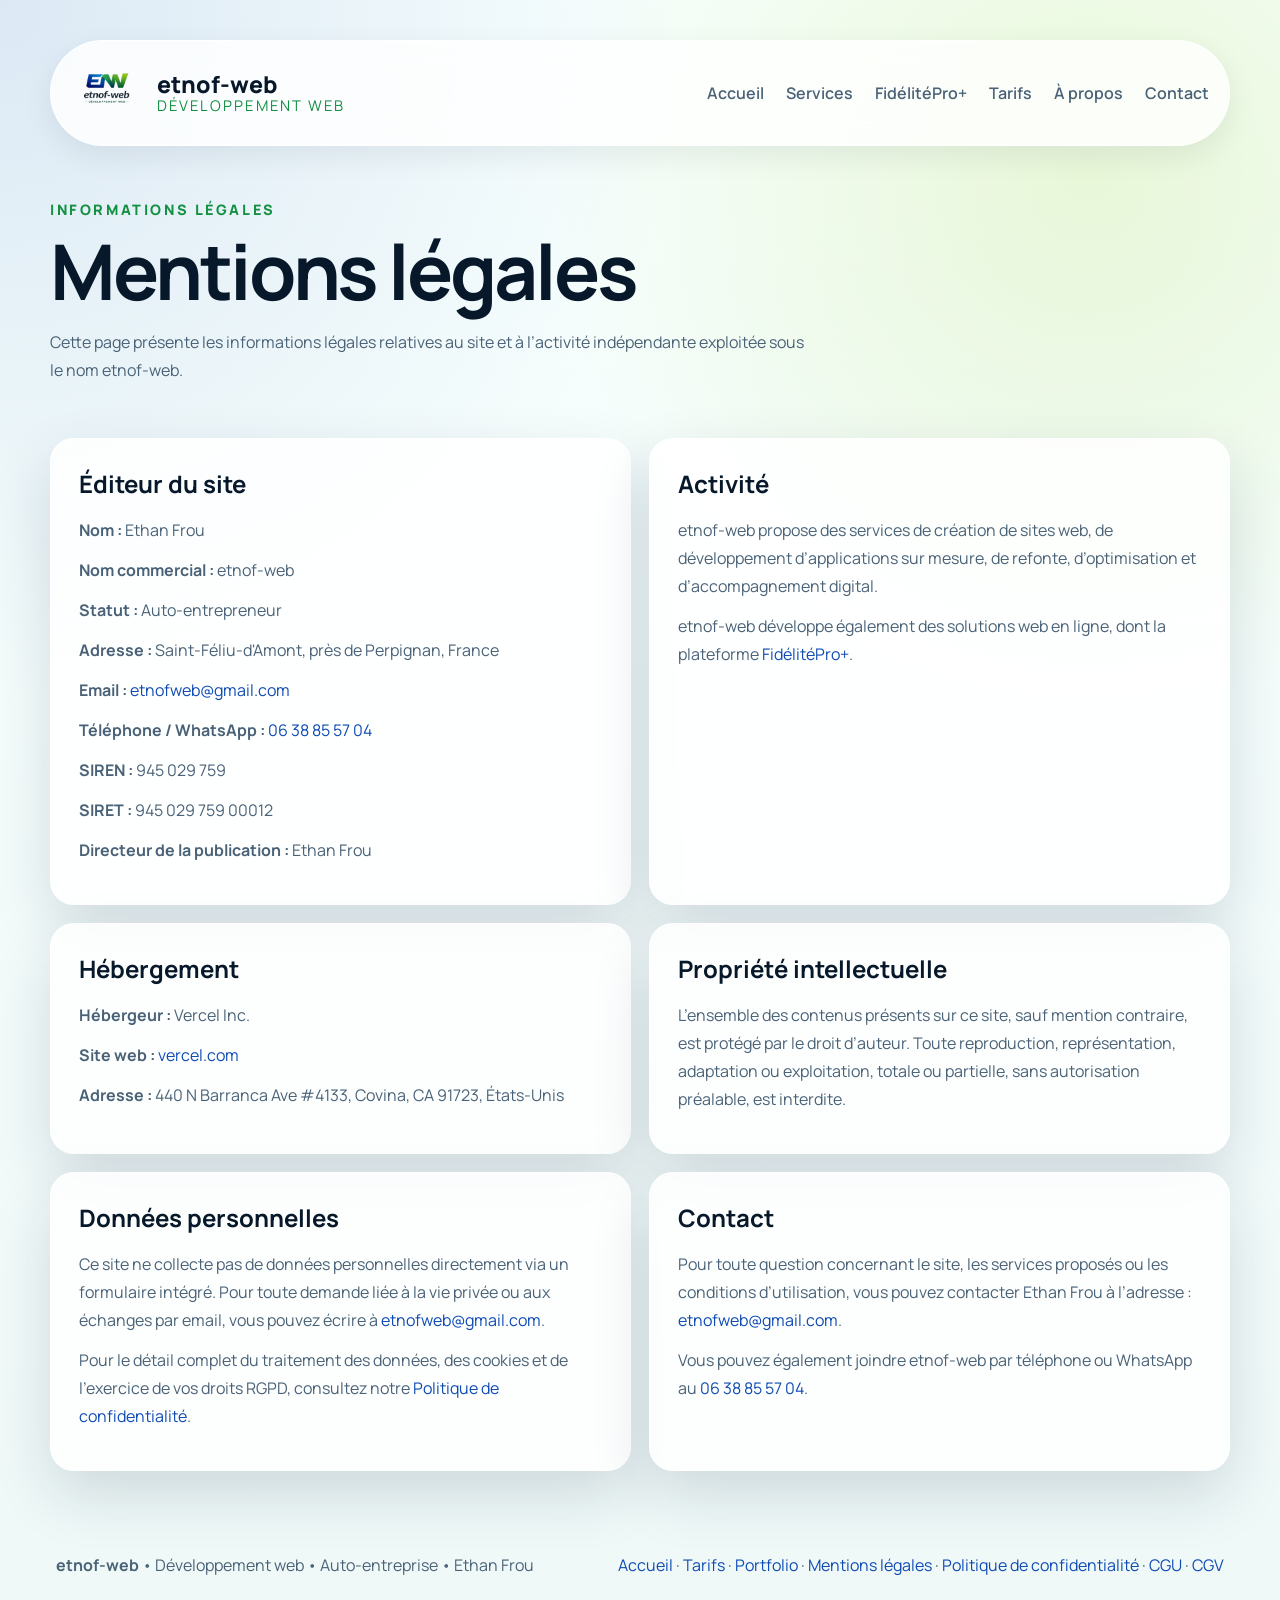
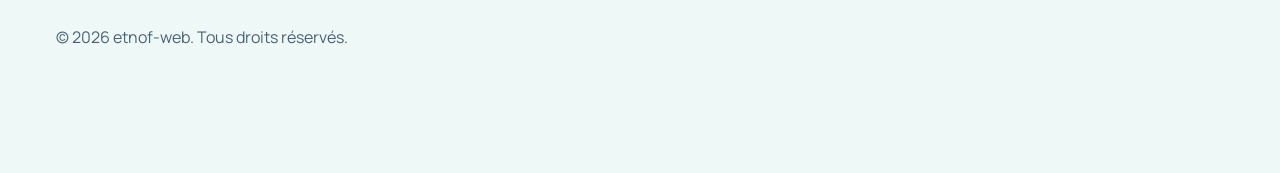
<file: mentions-legales.html>
<!DOCTYPE html>
<html lang="fr">
  <head>
    <meta charset="UTF-8" />
    <meta name="viewport" content="width=device-width, initial-scale=1.0" />
    <title>Mentions légales | etnof-web</title>
    <meta
      name="description"
      content="Mentions légales du site etnof-web, activité indépendante de développement web exercée par Ethan Frou."
    />
    <link rel="icon" type="image/png" href="Logo_etnof-web.png" />
    <link rel="apple-touch-icon" href="Logo_etnof-web.png" />
    <link rel="preconnect" href="https://fonts.googleapis.com" />
    <link rel="preconnect" href="https://fonts.gstatic.com" crossorigin />
    <link
      rel="preload"
      as="style"
      href="https://fonts.googleapis.com/css2?family=Manrope:wght@400;500;600;700;800&display=swap"
    />
    <link
      href="https://fonts.googleapis.com/css2?family=Manrope:wght@400;500;600;700;800&display=swap"
      rel="stylesheet"
      media="print"
      onload="this.media='all'"
    />
    <noscript>
      <link
        href="https://fonts.googleapis.com/css2?family=Manrope:wght@400;500;600;700;800&display=swap"
        rel="stylesheet"
      />
    </noscript>
    <link rel="stylesheet" href="style.css" />

    <!-- Umami Analytics -->
    <script defer src="https://analytics.fideliteproplus.com/script.js" data-website-id="e1c48f90-44e5-47fc-b5aa-6250840b4af8"></script>

    <!-- Microsoft Clarity -->
    <script type="text/javascript">
        (function(c,l,a,r,i,t,y){
            c[a]=c[a]||function(){(c[a].q=c[a].q||[]).push(arguments)};
            t=l.createElement(r);t.async=1;t.src="https://www.clarity.ms/tag/"+i;
            y=l.getElementsByTagName(r)[0];y.parentNode.insertBefore(t,y);
        })(window, document, "clarity", "script", "ycxo6qioft");
    </script>
  </head>
  <body>
    <div class="page-shell legal-shell">
      <header class="site-header legal-header">
        <a class="brand" href="index.html" aria-label="Retour à l'accueil etnof-web">
          <img
            class="brand-logo"
            src="Logo_etnof-web.webp"
            alt="Logo etnof-web"
            width="440"
            height="440"
          />
          <span class="brand-copy">
            <strong>etnof-web</strong>
            <span>Développement web</span>
          </span>
        </a>

        <button
          class="menu-toggle"
          type="button"
          aria-expanded="false"
          aria-controls="site-nav"
        >
          Menu
        </button>

        <nav class="site-nav legal-nav" id="site-nav" aria-label="Navigation">
          <a href="index.html">Accueil</a>
          <a href="index.html#services">Services</a>
          <a href="index.html#fideliteproplus">FidélitéPro+</a>
          <a href="tarifs.html">Tarifs</a>
          <a href="index.html#apropos">À propos</a>
          <a href="index.html#contact" data-track="contact_cta_clicked" data-track-label="nav_contact_anchor">Contact</a>
        </nav>
      </header>

      <main class="legal-main">
        <section class="legal-hero" data-reveal>
          <p class="eyebrow">Informations légales</p>
          <h1>Mentions légales</h1>
          <p class="legal-intro">
            Cette page présente les informations légales relatives au site et à l’activité
            indépendante exploitée sous le nom etnof-web.
          </p>
        </section>

        <section class="legal-grid">
          <article class="legal-card" data-reveal>
            <h2>Éditeur du site</h2>
            <p><strong>Nom :</strong> Ethan Frou</p>
            <p><strong>Nom commercial :</strong> etnof-web</p>
            <p><strong>Statut :</strong> Auto-entrepreneur</p>
            <p><strong>Adresse :</strong> Saint-Féliu-d'Amont, près de Perpignan, France</p>
            <p><strong>Email :</strong> <a href="mailto:etnofweb@gmail.com">etnofweb@gmail.com</a></p>
            <p><strong>Téléphone / WhatsApp :</strong> <a href="tel:0638855704">06 38 85 57 04</a></p>
            <p><strong>SIREN :</strong> 945 029 759</p>
            <p><strong>SIRET :</strong> 945 029 759 00012</p>
            <p><strong>Directeur de la publication :</strong> Ethan Frou</p>
          </article>

          <article class="legal-card" data-reveal>
            <h2>Activité</h2>
            <p>
              etnof-web propose des services de création de sites web, de développement
              d’applications sur mesure, de refonte, d’optimisation et d’accompagnement digital.
            </p>
            <p>
              etnof-web développe également des solutions web en ligne, dont la plateforme
              <a
                href="https://app.fideliteproplus.com/"
                target="_blank"
                rel="noreferrer"
                data-track="portfolio_link_clicked"
                data-track-project="fideliteproplus"
                data-track-location="legal_text"
              >FidélitéPro+</a>.
            </p>
          </article>

          <article class="legal-card" data-reveal>
            <h2>Hébergement</h2>
            <p><strong>Hébergeur :</strong> Vercel Inc.</p>
            <p><strong>Site web :</strong> <a href="https://vercel.com/" target="_blank" rel="noreferrer">vercel.com</a></p>
            <p><strong>Adresse :</strong> 440 N Barranca Ave #4133, Covina, CA 91723, États-Unis</p>
          </article>

          <article class="legal-card" data-reveal>
            <h2>Propriété intellectuelle</h2>
            <p>
              L’ensemble des contenus présents sur ce site, sauf mention contraire, est protégé par
              le droit d’auteur. Toute reproduction, représentation, adaptation ou exploitation,
              totale ou partielle, sans autorisation préalable, est interdite.
            </p>
          </article>

          <article class="legal-card" data-reveal>
            <h2>Données personnelles</h2>
            <p>
              Ce site ne collecte pas de données personnelles directement via un formulaire intégré.
              Pour toute demande liée à la vie privée ou aux échanges par email, vous pouvez écrire à
              <a href="mailto:etnofweb@gmail.com">etnofweb@gmail.com</a>.
            </p>
            <p>
              Pour le détail complet du traitement des données, des cookies et de l'exercice de
              vos droits RGPD, consultez notre
              <a href="politique-confidentialite.html">Politique de confidentialité</a>.
            </p>
          </article>

          <article class="legal-card" data-reveal>
            <h2>Contact</h2>
            <p>
              Pour toute question concernant le site, les services proposés ou les conditions
              d’utilisation, vous pouvez contacter Ethan Frou à l’adresse :
              <a href="mailto:etnofweb@gmail.com">etnofweb@gmail.com</a>.
            </p>
            <p>
              Vous pouvez également joindre etnof-web par téléphone ou WhatsApp au
              <a href="tel:0638855704">06 38 85 57 04</a>.
            </p>
          </article>
        </section>
      </main>

      <footer class="site-footer section">
        <div class="footer-meta">
          <p><strong>etnof-web</strong> • Développement web • Auto-entreprise • Ethan Frou</p>
          <p>
            <a href="index.html">Accueil</a> ·
            <a href="tarifs.html">Tarifs</a> ·
            <a
              href="https://portfolio-ethan-2025.vercel.app/"
              target="_blank"
              rel="noreferrer"
              data-track="portfolio_link_clicked"
              data-track-project="portfolio-ethan"
              data-track-location="footer"
            >Portfolio</a> ·
            <a href="mentions-legales.html">Mentions légales</a> ·
            <a href="politique-confidentialite.html">Politique de confidentialité</a> ·
            <a href="cgu.html">CGU</a> ·
            <a href="cgv.html">CGV</a>
          </p>
          <p>© <span id="current-year"></span> etnof-web. Tous droits réservés.</p>
        </div>
      </footer>
    </div>

    <script src="script.js"></script>
  </body>
</html>
</file>
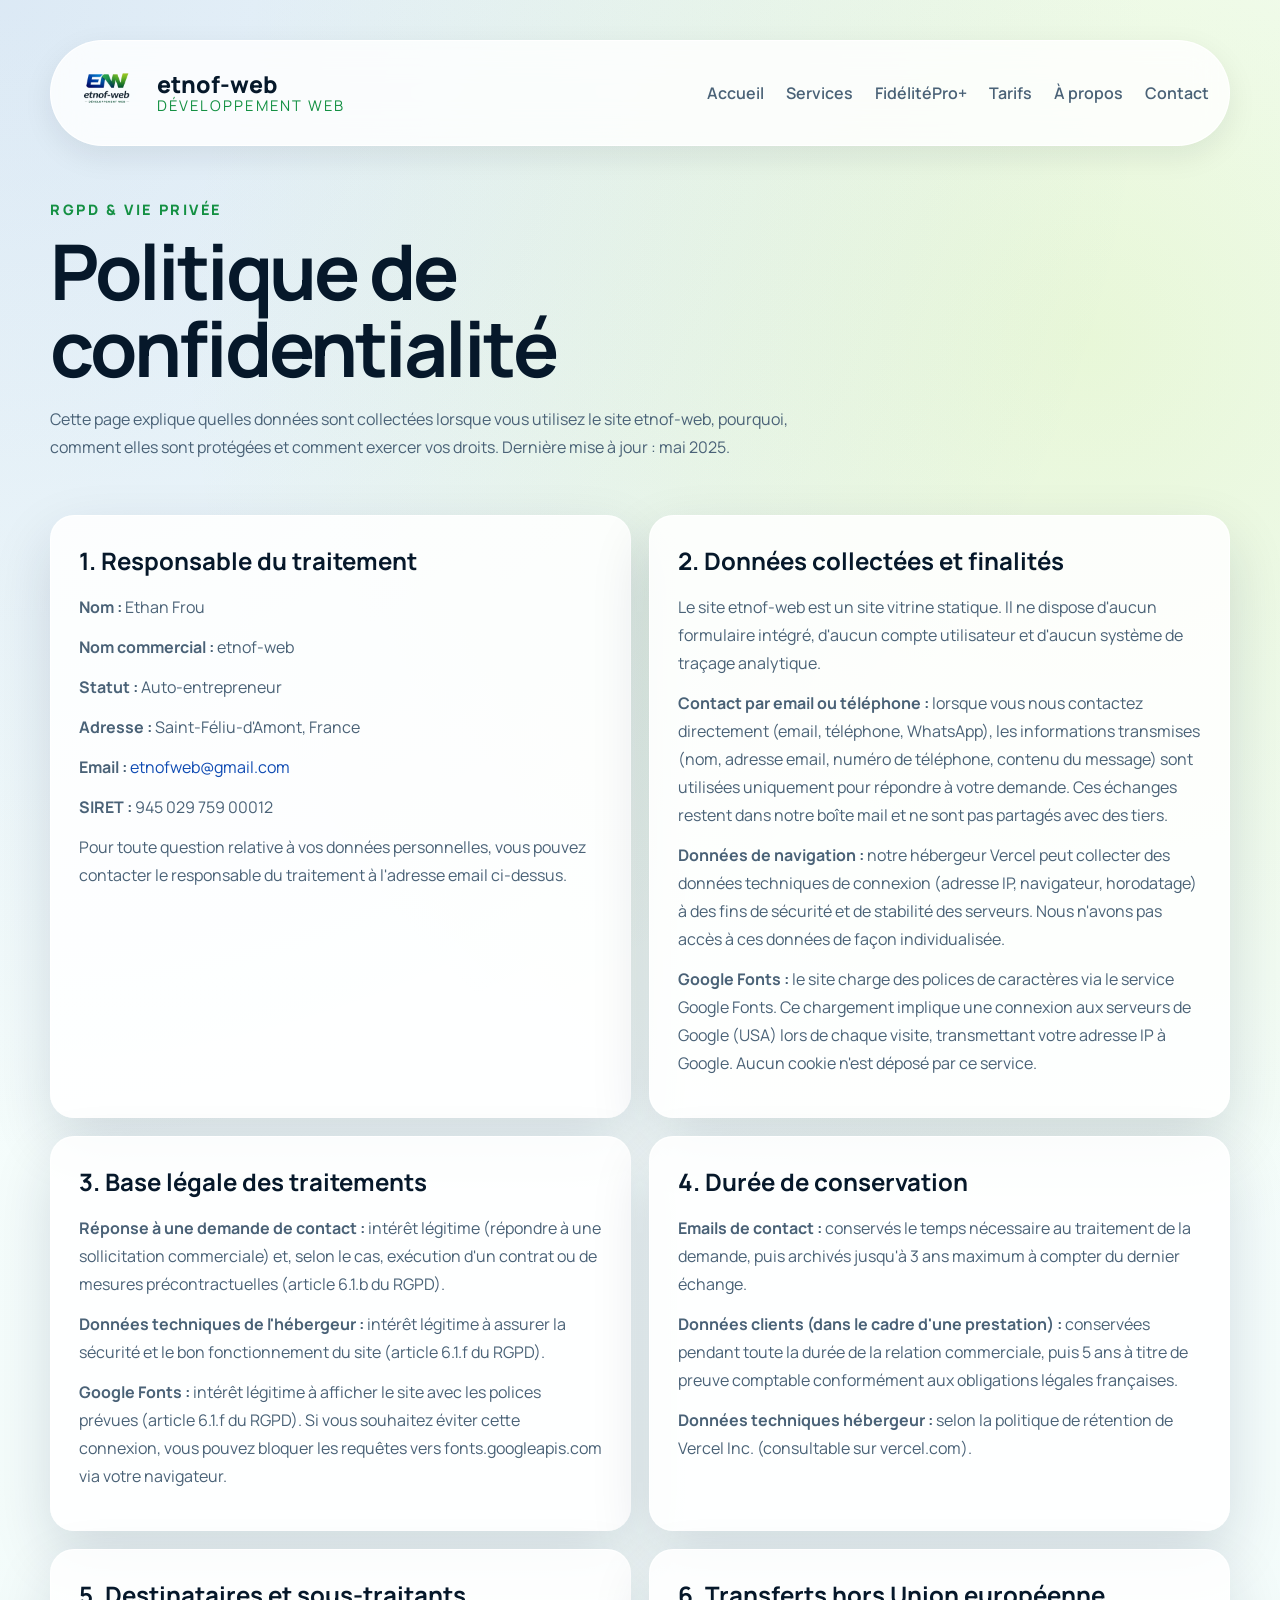
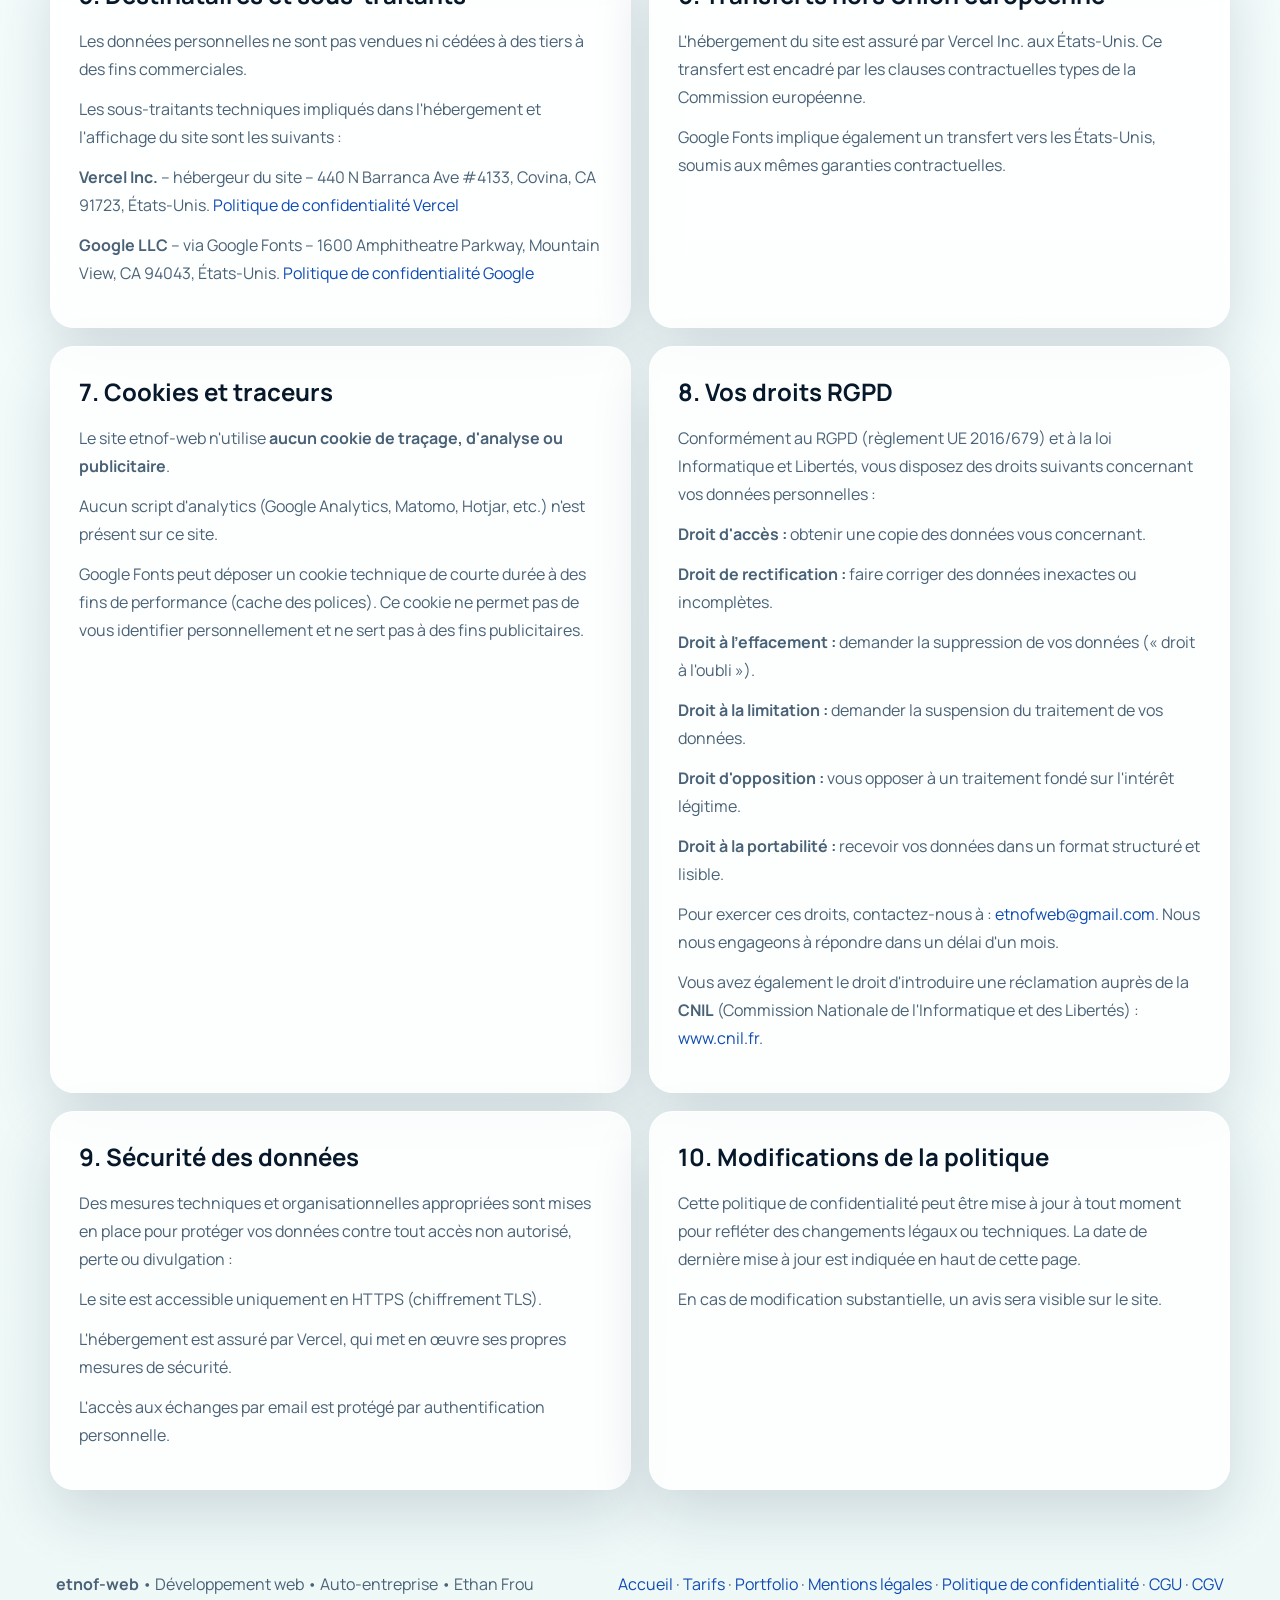
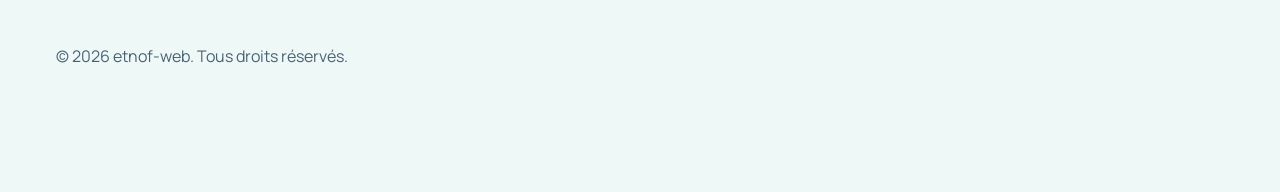
<file: politique-confidentialite.html>
<!DOCTYPE html>
<html lang="fr">
  <head>
    <meta charset="UTF-8" />
    <meta name="viewport" content="width=device-width, initial-scale=1.0" />
    <title>Politique de confidentialité | etnof-web</title>
    <meta
      name="description"
      content="Politique de confidentialité et protection des données personnelles du site etnof-web, conforme au RGPD."
    />
    <link rel="icon" type="image/png" href="Logo_etnof-web.png" />
    <link rel="apple-touch-icon" href="Logo_etnof-web.png" />
    <link rel="preconnect" href="https://fonts.googleapis.com" />
    <link rel="preconnect" href="https://fonts.gstatic.com" crossorigin />
    <link
      rel="preload"
      as="style"
      href="https://fonts.googleapis.com/css2?family=Manrope:wght@400;500;600;700;800&display=swap"
    />
    <link
      href="https://fonts.googleapis.com/css2?family=Manrope:wght@400;500;600;700;800&display=swap"
      rel="stylesheet"
      media="print"
      onload="this.media='all'"
    />
    <noscript>
      <link
        href="https://fonts.googleapis.com/css2?family=Manrope:wght@400;500;600;700;800&display=swap"
        rel="stylesheet"
      />
    </noscript>
    <link rel="stylesheet" href="style.css" />

    <!-- Umami Analytics -->
    <script defer src="https://analytics.fideliteproplus.com/script.js" data-website-id="e1c48f90-44e5-47fc-b5aa-6250840b4af8"></script>

    <!-- Microsoft Clarity -->
    <script type="text/javascript">
        (function(c,l,a,r,i,t,y){
            c[a]=c[a]||function(){(c[a].q=c[a].q||[]).push(arguments)};
            t=l.createElement(r);t.async=1;t.src="https://www.clarity.ms/tag/"+i;
            y=l.getElementsByTagName(r)[0];y.parentNode.insertBefore(t,y);
        })(window, document, "clarity", "script", "ycxo6qioft");
    </script>
  </head>
  <body>
    <div class="page-shell legal-shell">
      <header class="site-header legal-header">
        <a class="brand" href="index.html" aria-label="Retour à l'accueil etnof-web">
          <img
            class="brand-logo"
            src="Logo_etnof-web.webp"
            alt="Logo etnof-web"
            width="440"
            height="440"
          />
          <span class="brand-copy">
            <strong>etnof-web</strong>
            <span>Développement web</span>
          </span>
        </a>

        <button
          class="menu-toggle"
          type="button"
          aria-expanded="false"
          aria-controls="site-nav"
        >
          Menu
        </button>

        <nav class="site-nav legal-nav" id="site-nav" aria-label="Navigation">
          <a href="index.html">Accueil</a>
          <a href="index.html#services">Services</a>
          <a href="index.html#fideliteproplus">FidélitéPro+</a>
          <a href="tarifs.html">Tarifs</a>
          <a href="index.html#apropos">À propos</a>
          <a href="index.html#contact" data-track="contact_cta_clicked" data-track-label="nav_contact_anchor">Contact</a>
        </nav>
      </header>

      <main class="legal-main">
        <section class="legal-hero" data-reveal>
          <p class="eyebrow">RGPD &amp; vie privée</p>
          <h1>Politique de confidentialité</h1>
          <p class="legal-intro">
            Cette page explique quelles données sont collectées lorsque vous utilisez le site
            etnof-web, pourquoi, comment elles sont protégées et comment exercer vos droits.
            Dernière mise à jour : mai 2025.
          </p>
        </section>

        <section class="legal-grid">

          <article class="legal-card" data-reveal>
            <h2>1. Responsable du traitement</h2>
            <p><strong>Nom :</strong> Ethan Frou</p>
            <p><strong>Nom commercial :</strong> etnof-web</p>
            <p><strong>Statut :</strong> Auto-entrepreneur</p>
            <p><strong>Adresse :</strong> Saint-Féliu-d'Amont, France</p>
            <p><strong>Email :</strong> <a href="mailto:etnofweb@gmail.com">etnofweb@gmail.com</a></p>
            <p><strong>SIRET :</strong> 945 029 759 00012</p>
            <p>
              Pour toute question relative à vos données personnelles, vous pouvez contacter le
              responsable du traitement à l'adresse email ci-dessus.
            </p>
          </article>

          <article class="legal-card" data-reveal>
            <h2>2. Données collectées et finalités</h2>
            <p>
              Le site etnof-web est un site vitrine statique. Il ne dispose d'aucun formulaire
              intégré, d'aucun compte utilisateur et d'aucun système de traçage analytique.
            </p>
            <p>
              <strong>Contact par email ou téléphone :</strong> lorsque vous nous contactez
              directement (email, téléphone, WhatsApp), les informations transmises (nom, adresse
              email, numéro de téléphone, contenu du message) sont utilisées uniquement pour
              répondre à votre demande. Ces échanges restent dans notre boîte mail et ne sont pas
              partagés avec des tiers.
            </p>
            <p>
              <strong>Données de navigation :</strong> notre hébergeur Vercel peut collecter des
              données techniques de connexion (adresse IP, navigateur, horodatage) à des fins de
              sécurité et de stabilité des serveurs. Nous n'avons pas accès à ces données de façon
              individualisée.
            </p>
            <p>
              <strong>Google Fonts :</strong> le site charge des polices de caractères via le
              service Google Fonts. Ce chargement implique une connexion aux serveurs de Google
              (USA) lors de chaque visite, transmettant votre adresse IP à Google. Aucun cookie
              n'est déposé par ce service.
            </p>
          </article>

          <article class="legal-card" data-reveal>
            <h2>3. Base légale des traitements</h2>
            <p>
              <strong>Réponse à une demande de contact :</strong> intérêt légitime (répondre à une
              sollicitation commerciale) et, selon le cas, exécution d'un contrat ou de mesures
              précontractuelles (article 6.1.b du RGPD).
            </p>
            <p>
              <strong>Données techniques de l'hébergeur :</strong> intérêt légitime à assurer la
              sécurité et le bon fonctionnement du site (article 6.1.f du RGPD).
            </p>
            <p>
              <strong>Google Fonts :</strong> intérêt légitime à afficher le site avec les polices
              prévues (article 6.1.f du RGPD). Si vous souhaitez éviter cette connexion, vous
              pouvez bloquer les requêtes vers fonts.googleapis.com via votre navigateur.
            </p>
          </article>

          <article class="legal-card" data-reveal>
            <h2>4. Durée de conservation</h2>
            <p>
              <strong>Emails de contact :</strong> conservés le temps nécessaire au traitement de
              la demande, puis archivés jusqu'à 3 ans maximum à compter du dernier échange.
            </p>
            <p>
              <strong>Données clients (dans le cadre d'une prestation) :</strong> conservées
              pendant toute la durée de la relation commerciale, puis 5 ans à titre de preuve
              comptable conformément aux obligations légales françaises.
            </p>
            <p>
              <strong>Données techniques hébergeur :</strong> selon la politique de rétention de
              Vercel Inc. (consultable sur vercel.com).
            </p>
          </article>

          <article class="legal-card" data-reveal>
            <h2>5. Destinataires et sous-traitants</h2>
            <p>
              Les données personnelles ne sont pas vendues ni cédées à des tiers à des fins
              commerciales.
            </p>
            <p>
              Les sous-traitants techniques impliqués dans l'hébergement et l'affichage du site
              sont les suivants :
            </p>
            <p>
              <strong>Vercel Inc.</strong> – hébergeur du site –
              440 N Barranca Ave #4133, Covina, CA 91723, États-Unis.
              <a href="https://vercel.com/legal/privacy-policy" target="_blank" rel="noreferrer">
                Politique de confidentialité Vercel
              </a>
            </p>
            <p>
              <strong>Google LLC</strong> – via Google Fonts –
              1600 Amphitheatre Parkway, Mountain View, CA 94043, États-Unis.
              <a href="https://policies.google.com/privacy" target="_blank" rel="noreferrer">
                Politique de confidentialité Google
              </a>
            </p>
          </article>

          <article class="legal-card" data-reveal>
            <h2>6. Transferts hors Union européenne</h2>
            <p>
              L'hébergement du site est assuré par Vercel Inc. aux États-Unis. Ce transfert est
              encadré par les clauses contractuelles types de la Commission européenne.
            </p>
            <p>
              Google Fonts implique également un transfert vers les États-Unis, soumis aux mêmes
              garanties contractuelles.
            </p>
          </article>

          <article class="legal-card" data-reveal>
            <h2>7. Cookies et traceurs</h2>
            <p>
              Le site etnof-web n'utilise <strong>aucun cookie de traçage, d'analyse ou
              publicitaire</strong>.
            </p>
            <p>
              Aucun script d'analytics (Google Analytics, Matomo, Hotjar, etc.) n'est présent sur
              ce site.
            </p>
            <p>
              Google Fonts peut déposer un cookie technique de courte durée à des fins de
              performance (cache des polices). Ce cookie ne permet pas de vous identifier
              personnellement et ne sert pas à des fins publicitaires.
            </p>
          </article>

          <article class="legal-card" data-reveal>
            <h2>8. Vos droits RGPD</h2>
            <p>
              Conformément au RGPD (règlement UE 2016/679) et à la loi Informatique et Libertés,
              vous disposez des droits suivants concernant vos données personnelles :
            </p>
            <p><strong>Droit d'accès :</strong> obtenir une copie des données vous concernant.</p>
            <p><strong>Droit de rectification :</strong> faire corriger des données inexactes ou incomplètes.</p>
            <p><strong>Droit à l'effacement :</strong> demander la suppression de vos données (« droit à l'oubli »).</p>
            <p><strong>Droit à la limitation :</strong> demander la suspension du traitement de vos données.</p>
            <p><strong>Droit d'opposition :</strong> vous opposer à un traitement fondé sur l'intérêt légitime.</p>
            <p><strong>Droit à la portabilité :</strong> recevoir vos données dans un format structuré et lisible.</p>
            <p>
              Pour exercer ces droits, contactez-nous à :
              <a href="mailto:etnofweb@gmail.com">etnofweb@gmail.com</a>.
              Nous nous engageons à répondre dans un délai d'un mois.
            </p>
            <p>
              Vous avez également le droit d'introduire une réclamation auprès de la
              <strong>CNIL</strong> (Commission Nationale de l'Informatique et des Libertés) :
              <a href="https://www.cnil.fr" target="_blank" rel="noreferrer">www.cnil.fr</a>.
            </p>
          </article>

          <article class="legal-card" data-reveal>
            <h2>9. Sécurité des données</h2>
            <p>
              Des mesures techniques et organisationnelles appropriées sont mises en place pour
              protéger vos données contre tout accès non autorisé, perte ou divulgation :
            </p>
            <p>Le site est accessible uniquement en HTTPS (chiffrement TLS).</p>
            <p>L'hébergement est assuré par Vercel, qui met en œuvre ses propres mesures de sécurité.</p>
            <p>L'accès aux échanges par email est protégé par authentification personnelle.</p>
          </article>

          <article class="legal-card" data-reveal>
            <h2>10. Modifications de la politique</h2>
            <p>
              Cette politique de confidentialité peut être mise à jour à tout moment pour refléter
              des changements légaux ou techniques. La date de dernière mise à jour est indiquée en
              haut de cette page.
            </p>
            <p>
              En cas de modification substantielle, un avis sera visible sur le site.
            </p>
          </article>

        </section>
      </main>

      <footer class="site-footer section">
        <div class="footer-meta">
          <p><strong>etnof-web</strong> • Développement web • Auto-entreprise • Ethan Frou</p>
          <p>
            <a href="index.html">Accueil</a> ·
            <a href="tarifs.html">Tarifs</a> ·
            <a
              href="https://portfolio-ethan-2025.vercel.app/"
              target="_blank"
              rel="noreferrer"
              data-track="portfolio_link_clicked"
              data-track-project="portfolio-ethan"
              data-track-location="footer"
            >Portfolio</a> ·
            <a href="mentions-legales.html">Mentions légales</a> ·
            <a href="politique-confidentialite.html">Politique de confidentialité</a> ·
            <a href="cgu.html">CGU</a> ·
            <a href="cgv.html">CGV</a>
          </p>
          <p>© <span id="current-year"></span> etnof-web. Tous droits réservés.</p>
        </div>
      </footer>
    </div>

    <script src="script.js"></script>
  </body>
</html>
</file>
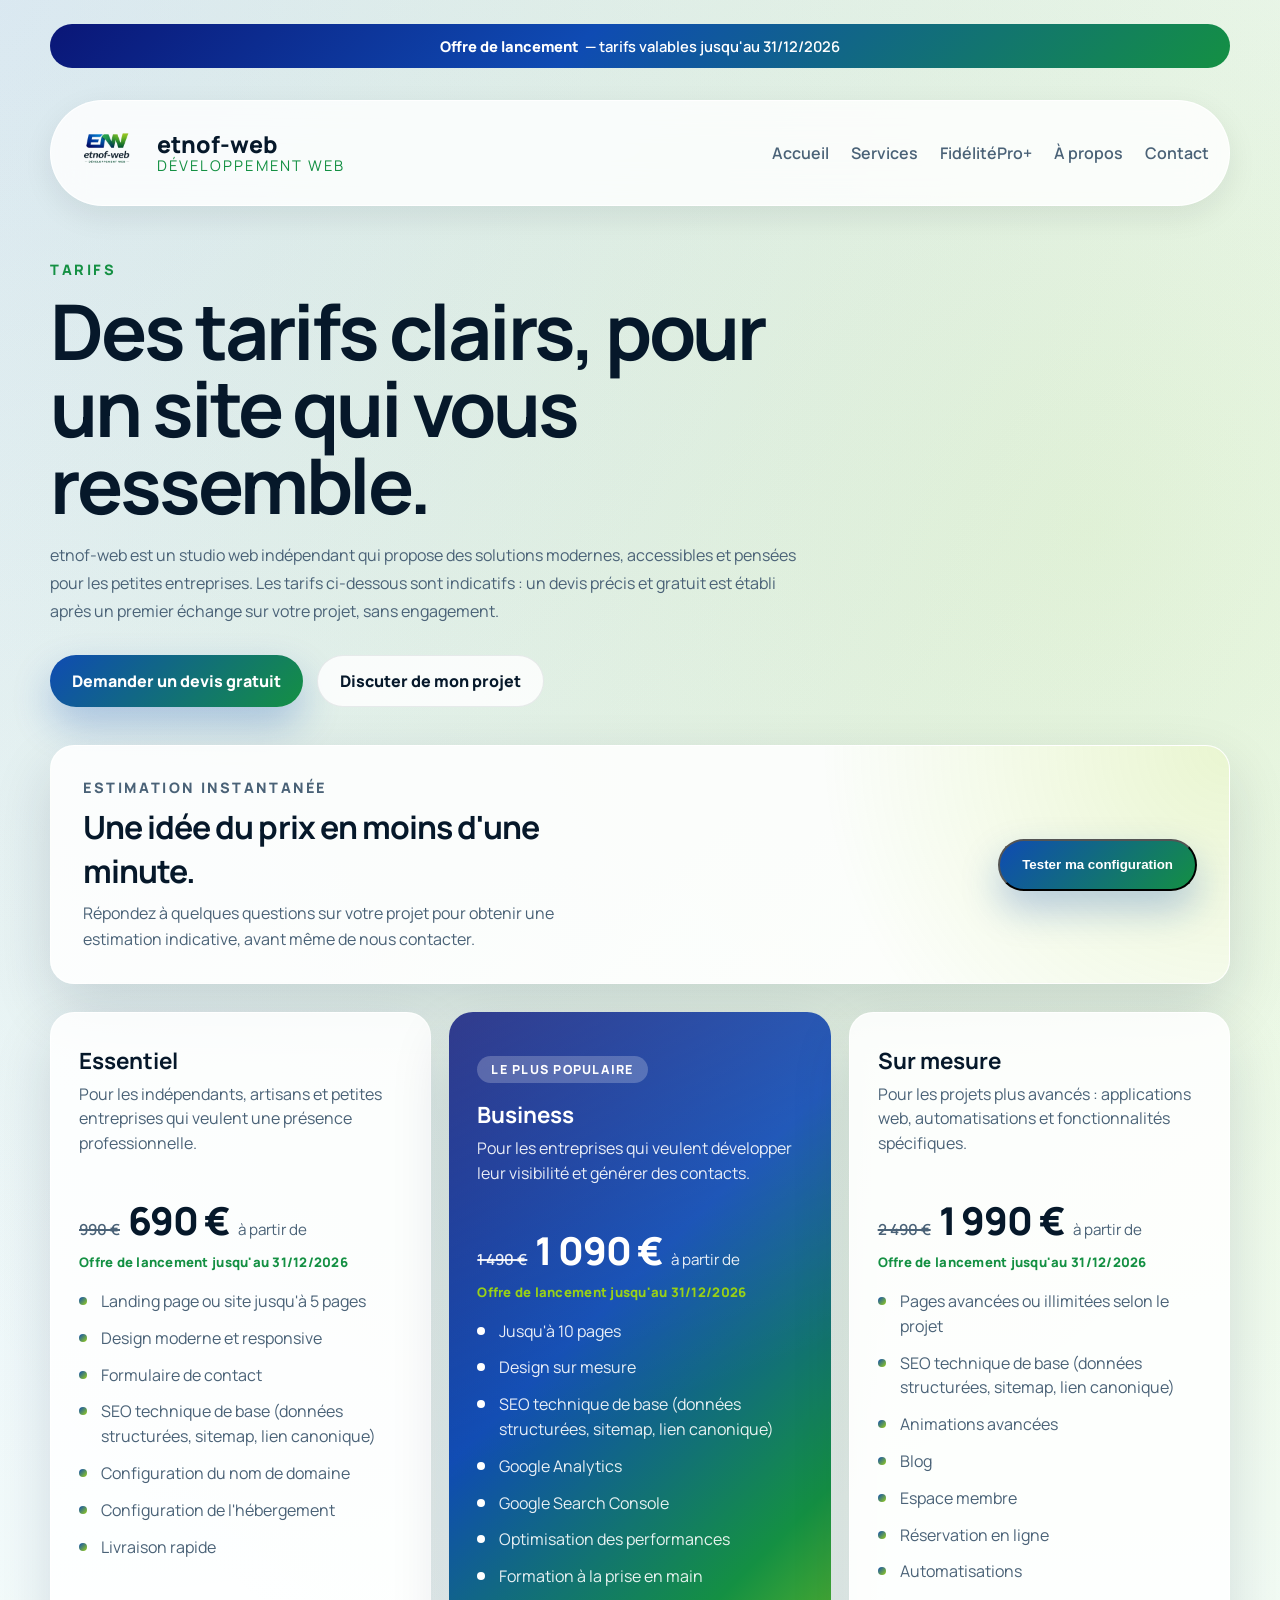
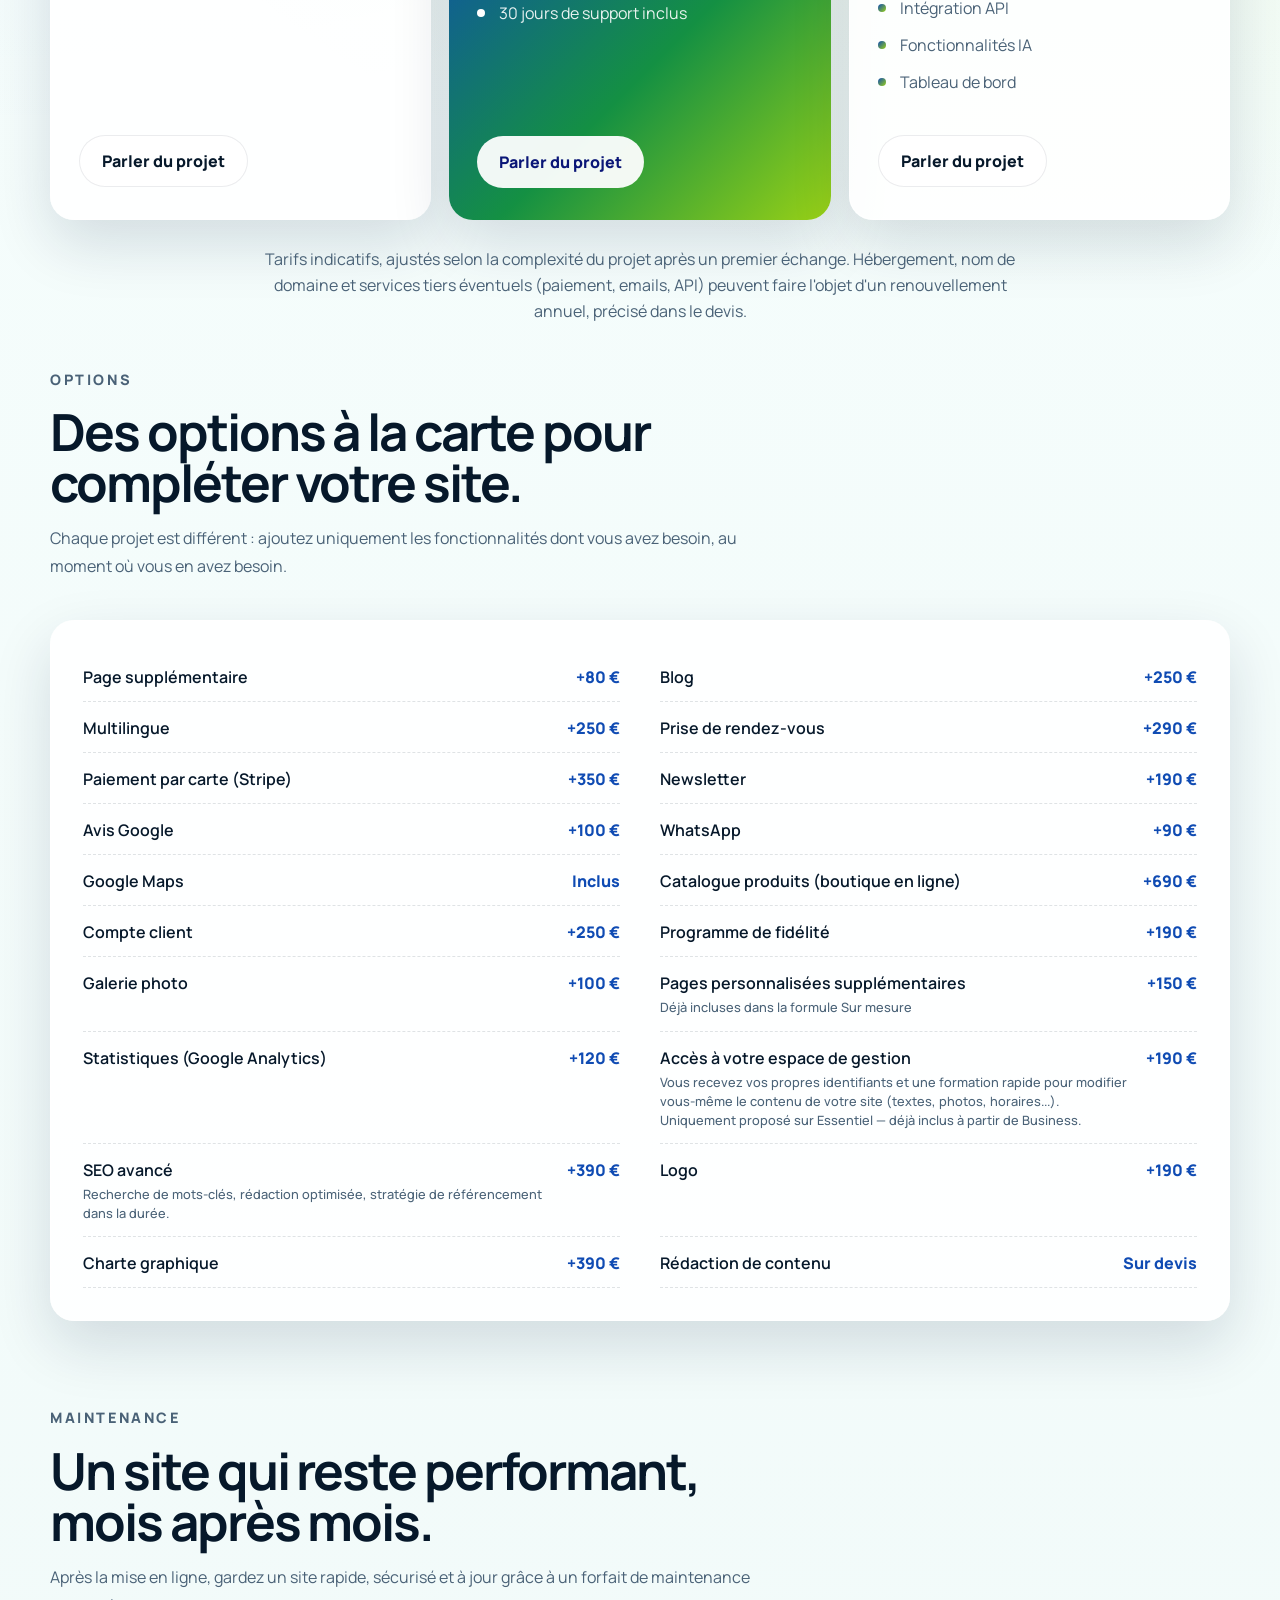
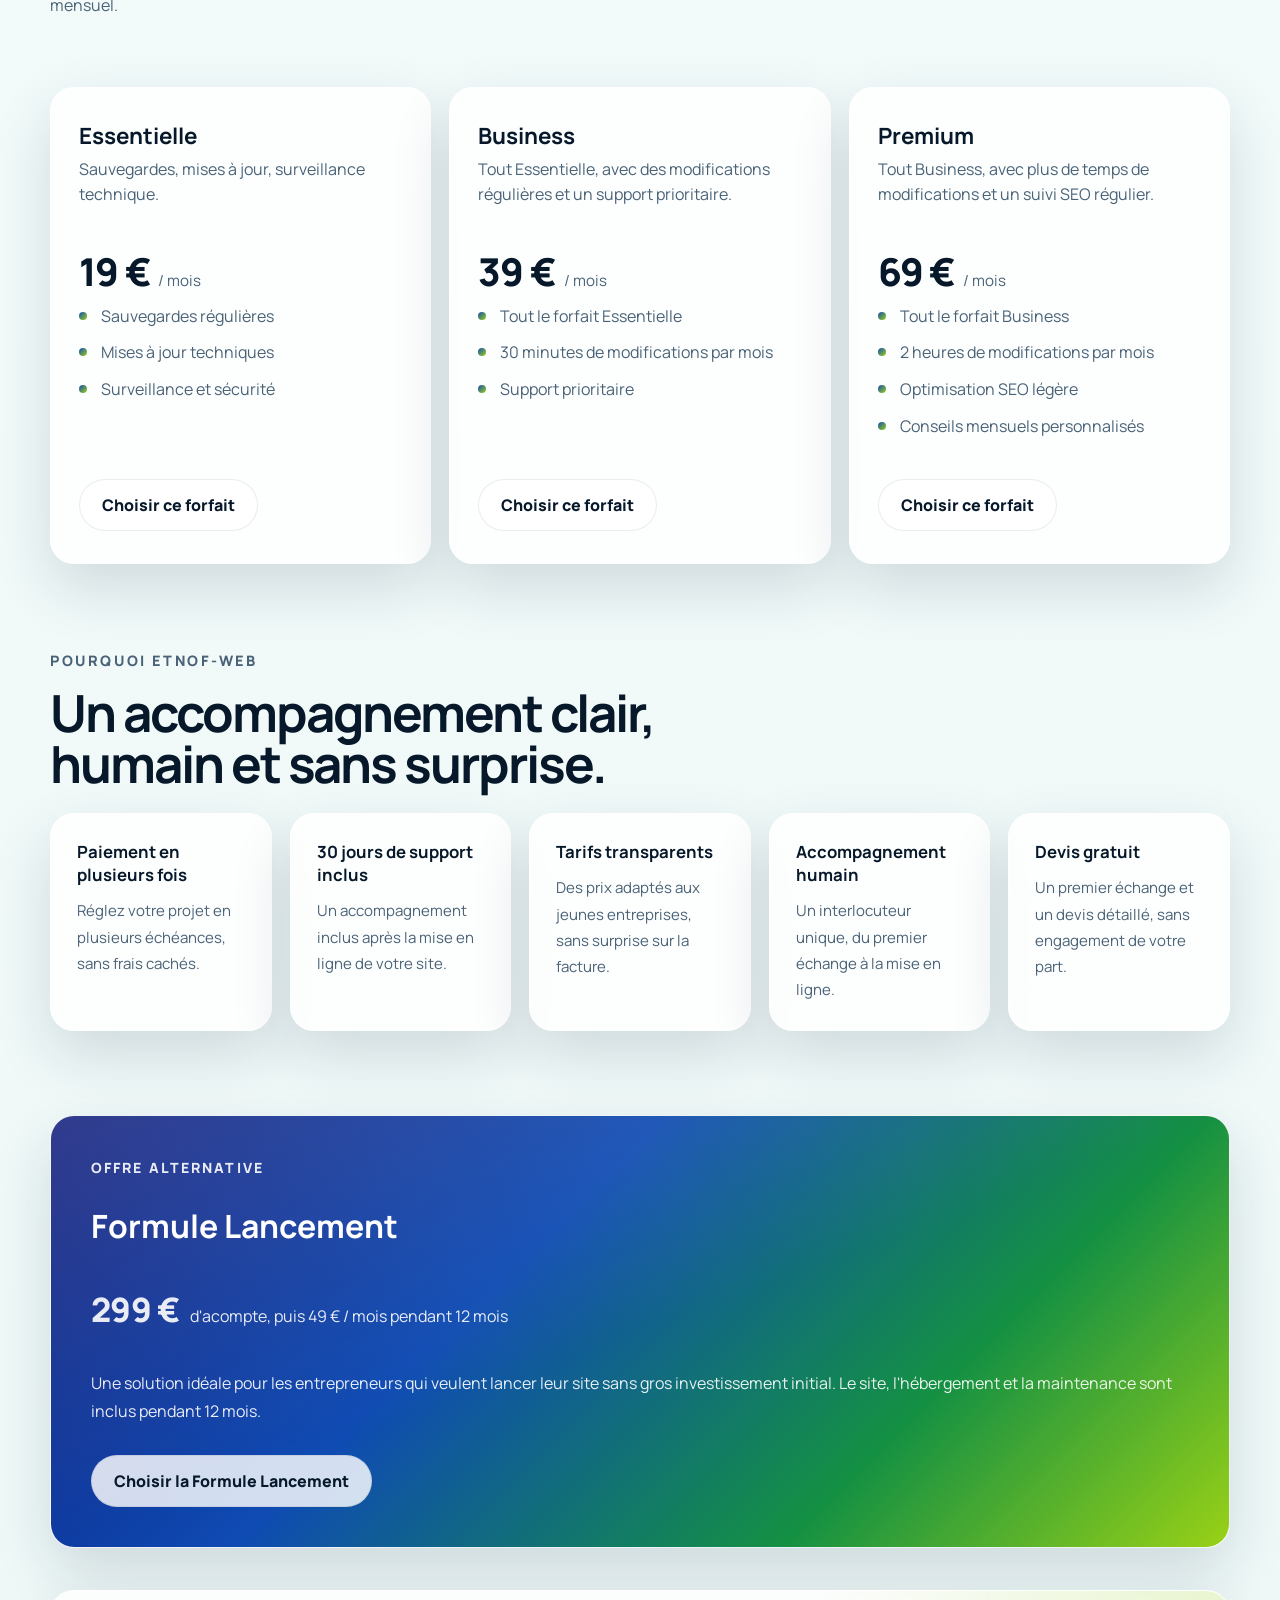
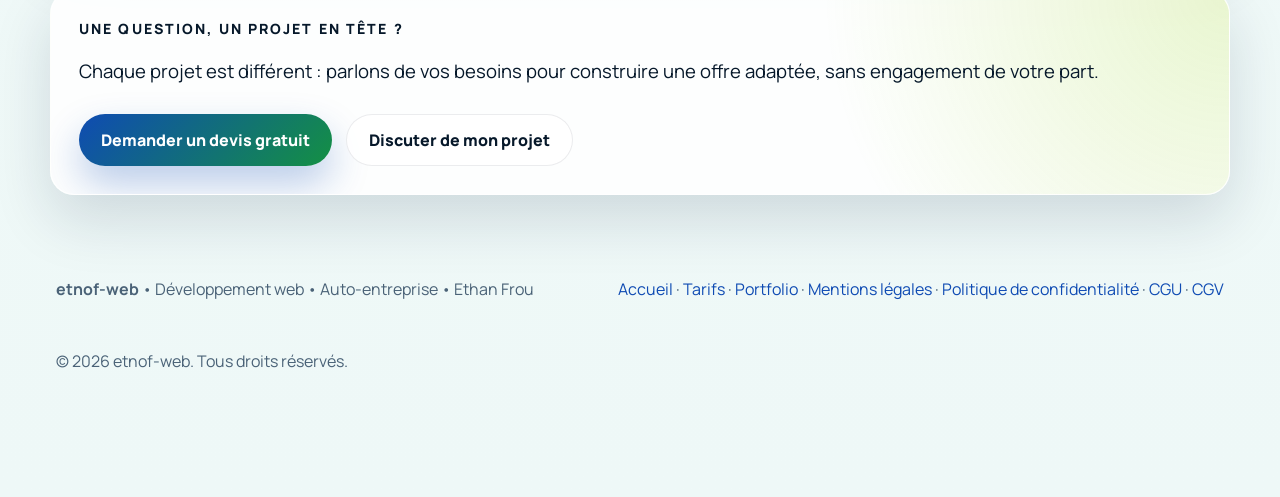
<file: tarifs.html>
<!DOCTYPE html>
<html lang="fr">
  <head>
    <meta charset="UTF-8" />
    <meta name="viewport" content="width=device-width, initial-scale=1.0" />
    <title>Tarifs | etnof-web</title>
    <meta
      name="description"
      content="Tarifs du studio web etnof-web : sites vitrines, sites sur mesure et applications web pour indépendants, commerces et petites entreprises, à partir de 690 €. Devis gratuit."
    />
    <link rel="icon" type="image/png" href="Logo_etnof-web.png" />
    <link rel="apple-touch-icon" href="Logo_etnof-web.png" />
    <link rel="preconnect" href="https://fonts.googleapis.com" />
    <link rel="preconnect" href="https://fonts.gstatic.com" crossorigin />
    <link
      rel="preload"
      as="style"
      href="https://fonts.googleapis.com/css2?family=Manrope:wght@400;500;600;700;800&display=swap"
    />
    <link
      href="https://fonts.googleapis.com/css2?family=Manrope:wght@400;500;600;700;800&display=swap"
      rel="stylesheet"
      media="print"
      onload="this.media='all'"
    />
    <noscript>
      <link
        href="https://fonts.googleapis.com/css2?family=Manrope:wght@400;500;600;700;800&display=swap"
        rel="stylesheet"
      />
    </noscript>
    <link rel="stylesheet" href="style.css" />

    <!-- Umami Analytics -->
    <script defer src="https://analytics.fideliteproplus.com/script.js" data-website-id="e1c48f90-44e5-47fc-b5aa-6250840b4af8"></script>

    <!-- Microsoft Clarity -->
    <script type="text/javascript">
        (function(c,l,a,r,i,t,y){
            c[a]=c[a]||function(){(c[a].q=c[a].q||[]).push(arguments)};
            t=l.createElement(r);t.async=1;t.src="https://www.clarity.ms/tag/"+i;
            y=l.getElementsByTagName(r)[0];y.parentNode.insertBefore(t,y);
        })(window, document, "clarity", "script", "ycxo6qioft");
    </script>
  </head>
  <body>
    <div class="page-shell legal-shell">
      <p class="launch-banner" data-reveal>
        <strong>Offre de lancement</strong> — tarifs valables jusqu'au 31/12/2026
      </p>

      <header class="site-header legal-header">
        <a class="brand" href="index.html" aria-label="Retour à l'accueil etnof-web">
          <img
            class="brand-logo"
            src="Logo_etnof-web.webp"
            alt="Logo etnof-web"
            width="440"
            height="440"
          />
          <span class="brand-copy">
            <strong>etnof-web</strong>
            <span>Développement web</span>
          </span>
        </a>

        <button
          class="menu-toggle"
          type="button"
          aria-expanded="false"
          aria-controls="site-nav"
        >
          Menu
        </button>

        <nav class="site-nav legal-nav" id="site-nav" aria-label="Navigation">
          <a href="index.html">Accueil</a>
          <a href="index.html#services">Services</a>
          <a href="index.html#fideliteproplus">FidélitéPro+</a>
          <a href="index.html#apropos">À propos</a>
          <a href="index.html#contact" data-track="contact_cta_clicked" data-track-label="nav_contact_anchor">Contact</a>
        </nav>
      </header>

      <main class="legal-main">
        <section class="legal-hero" data-reveal>
          <p class="eyebrow">Tarifs</p>
          <h1>Des tarifs clairs, pour un site qui vous ressemble.</h1>
          <p class="legal-intro">
            etnof-web est un studio web indépendant qui propose des solutions modernes,
            accessibles et pensées pour les petites entreprises. Les tarifs ci-dessous sont
            indicatifs : un devis précis et gratuit est établi après un premier échange sur
            votre projet, sans engagement.
          </p>
          <div class="hero-actions">
            <a
              class="button button-primary"
              href="mailto:etnofweb@gmail.com?subject=Demande%20de%20devis%20gratuit"
              data-track="devis_cta_clicked"
              data-track-location="hero"
            >
              Demander un devis gratuit
            </a>
            <a
              class="button button-secondary"
              href="mailto:etnofweb@gmail.com?subject=Discuter%20de%20mon%20projet"
              data-track="contact_cta_clicked"
              data-track-label="discuter_du_projet"
              data-track-location="hero"
            >
              Discuter de mon projet
            </a>
          </div>
        </section>

        <section class="estimator-banner" data-reveal>
          <div class="estimator-banner-copy">
            <p class="eyebrow">Estimation instantanée</p>
            <h2>Une idée du prix en moins d'une minute.</h2>
            <p>
              Répondez à quelques questions sur votre projet pour obtenir une estimation
              indicative, avant même de nous contacter.
            </p>
          </div>
          <button
            type="button"
            class="button button-primary"
            id="estimator-open"
            data-track="estimator_opened"
          >
            Tester ma configuration
          </button>
        </section>

        <section class="pricing-grid">
          <article class="pricing-card" data-reveal>
            <h3>Essentiel</h3>
            <p class="pricing-tagline">
              Pour les indépendants, artisans et petites entreprises qui veulent une présence
              professionnelle.
            </p>
            <p class="price-value">
              <span class="price-old">990 €</span>
              <strong>690 €</strong>
              <span>à partir de</span>
            </p>
            <p class="price-launch-note">Offre de lancement jusqu'au 31/12/2026</p>
            <ul class="pricing-features">
              <li>Landing page ou site jusqu'à 5 pages</li>
              <li>Design moderne et responsive</li>
              <li>Formulaire de contact</li>
              <li>SEO technique de base (données structurées, sitemap, lien canonique)</li>
              <li>Configuration du nom de domaine</li>
              <li>Configuration de l'hébergement</li>
              <li>Livraison rapide</li>
            </ul>
            <a
              class="button button-secondary"
              href="mailto:etnofweb@gmail.com?subject=Projet%20-%20Formule%20Essentiel"
              data-track="contact_cta_clicked"
              data-track-label="parler_du_projet"
              data-track-formule="essentiel"
            >
              Parler du projet
            </a>
          </article>

          <article class="pricing-card pricing-card-featured" data-reveal>
            <p class="pricing-badge">Le plus populaire</p>
            <h3>Business</h3>
            <p class="pricing-tagline">
              Pour les entreprises qui veulent développer leur visibilité et générer des
              contacts.
            </p>
            <p class="price-value">
              <span class="price-old">1 490 €</span>
              <strong>1 090 €</strong>
              <span>à partir de</span>
            </p>
            <p class="price-launch-note">Offre de lancement jusqu'au 31/12/2026</p>
            <ul class="pricing-features">
              <li>Jusqu'à 10 pages</li>
              <li>Design sur mesure</li>
              <li>SEO technique de base (données structurées, sitemap, lien canonique)</li>
              <li>Google Analytics</li>
              <li>Google Search Console</li>
              <li>Optimisation des performances</li>
              <li>Formation à la prise en main</li>
              <li>30 jours de support inclus</li>
            </ul>
            <a
              class="button button-secondary"
              href="mailto:etnofweb@gmail.com?subject=Projet%20-%20Formule%20Business"
              data-track="contact_cta_clicked"
              data-track-label="parler_du_projet"
              data-track-formule="business"
            >
              Parler du projet
            </a>
          </article>

          <article class="pricing-card" data-reveal>
            <h3>Sur mesure</h3>
            <p class="pricing-tagline">
              Pour les projets plus avancés : applications web, automatisations et
              fonctionnalités spécifiques.
            </p>
            <p class="price-value">
              <span class="price-old">2 490 €</span>
              <strong>1 990 €</strong>
              <span>à partir de</span>
            </p>
            <p class="price-launch-note">Offre de lancement jusqu'au 31/12/2026</p>
            <ul class="pricing-features">
              <li>Pages avancées ou illimitées selon le projet</li>
              <li>SEO technique de base (données structurées, sitemap, lien canonique)</li>
              <li>Animations avancées</li>
              <li>Blog</li>
              <li>Espace membre</li>
              <li>Réservation en ligne</li>
              <li>Automatisations</li>
              <li>Intégration API</li>
              <li>Fonctionnalités IA</li>
              <li>Tableau de bord</li>
            </ul>
            <a
              class="button button-secondary"
              href="mailto:etnofweb@gmail.com?subject=Projet%20-%20Formule%20Sur-mesure"
              data-track="contact_cta_clicked"
              data-track-label="parler_du_projet"
              data-track-formule="sur-mesure"
            >
              Parler du projet
            </a>
          </article>
        </section>

        <p class="pricing-note" data-reveal>
          Tarifs indicatifs, ajustés selon la complexité du projet après un premier échange.
          Hébergement, nom de domaine et services tiers éventuels (paiement, emails, API)
          peuvent faire l'objet d'un renouvellement annuel, précisé dans le devis.
        </p>

        <section class="section section-grid" id="options">
          <div class="section-heading" data-reveal>
            <p class="eyebrow">Options</p>
            <h2>Des options à la carte pour compléter votre site.</h2>
            <p>
              Chaque projet est différent : ajoutez uniquement les fonctionnalités dont vous
              avez besoin, au moment où vous en avez besoin.
            </p>
          </div>

          <div class="options-panel" data-reveal>
            <div class="options-grid">
              <div class="option-row">
                <span class="option-name">Page supplémentaire</span>
                <span class="option-price">+80 €</span>
              </div>
              <div class="option-row">
                <span class="option-name">Blog</span>
                <span class="option-price">+250 €</span>
              </div>
              <div class="option-row">
                <span class="option-name">Multilingue</span>
                <span class="option-price">+250 €</span>
              </div>
              <div class="option-row">
                <span class="option-name">Prise de rendez-vous</span>
                <span class="option-price">+290 €</span>
              </div>
              <div class="option-row">
                <span class="option-name">Paiement par carte (Stripe)</span>
                <span class="option-price">+350 €</span>
              </div>
              <div class="option-row">
                <span class="option-name">Newsletter</span>
                <span class="option-price">+190 €</span>
              </div>
              <div class="option-row">
                <span class="option-name">Avis Google</span>
                <span class="option-price">+100 €</span>
              </div>
              <div class="option-row">
                <span class="option-name">WhatsApp</span>
                <span class="option-price">+90 €</span>
              </div>
              <div class="option-row">
                <span class="option-name">Google Maps</span>
                <span class="option-price">Inclus</span>
              </div>
              <div class="option-row">
                <span class="option-name">Catalogue produits (boutique en ligne)</span>
                <span class="option-price">+690 €</span>
              </div>
              <div class="option-row">
                <span class="option-name">Compte client</span>
                <span class="option-price">+250 €</span>
              </div>
              <div class="option-row">
                <span class="option-name">Programme de fidélité</span>
                <span class="option-price">+190 €</span>
              </div>
              <div class="option-row">
                <span class="option-name">Galerie photo</span>
                <span class="option-price">+100 €</span>
              </div>
              <div class="option-row">
                <span class="option-name">
                  Pages personnalisées supplémentaires
                  <span class="option-note">Déjà incluses dans la formule Sur mesure</span>
                </span>
                <span class="option-price">+150 €</span>
              </div>
              <div class="option-row">
                <span class="option-name">Statistiques (Google Analytics)</span>
                <span class="option-price">+120 €</span>
              </div>
              <div class="option-row">
                <span class="option-name">
                  Accès à votre espace de gestion
                  <span class="option-note">
                    Vous recevez vos propres identifiants et une formation rapide pour modifier
                    vous-même le contenu de votre site (textes, photos, horaires...). Uniquement
                    proposé sur Essentiel — déjà inclus à partir de Business.
                  </span>
                </span>
                <span class="option-price">+190 €</span>
              </div>
              <div class="option-row">
                <span class="option-name">
                  SEO avancé
                  <span class="option-note">
                    Recherche de mots-clés, rédaction optimisée, stratégie de référencement dans
                    la durée.
                  </span>
                </span>
                <span class="option-price">+390 €</span>
              </div>
              <div class="option-row">
                <span class="option-name">Logo</span>
                <span class="option-price">+190 €</span>
              </div>
              <div class="option-row">
                <span class="option-name">Charte graphique</span>
                <span class="option-price">+390 €</span>
              </div>
              <div class="option-row">
                <span class="option-name">Rédaction de contenu</span>
                <span class="option-price">Sur devis</span>
              </div>
            </div>
          </div>
        </section>

        <section class="section section-grid" id="maintenance">
          <div class="section-heading" data-reveal>
            <p class="eyebrow">Maintenance</p>
            <h2>Un site qui reste performant, mois après mois.</h2>
            <p>
              Après la mise en ligne, gardez un site rapide, sécurisé et à jour grâce à un
              forfait de maintenance mensuel.
            </p>
          </div>

          <div class="pricing-grid">
            <article class="pricing-card" data-reveal>
              <h3>Essentielle</h3>
              <p class="pricing-tagline">Sauvegardes, mises à jour, surveillance technique.</p>
              <p class="price-value">
                <strong>19 €</strong>
                <span>/ mois</span>
              </p>
              <ul class="pricing-features">
                <li>Sauvegardes régulières</li>
                <li>Mises à jour techniques</li>
                <li>Surveillance et sécurité</li>
              </ul>
              <a
                class="button button-secondary"
                href="mailto:etnofweb@gmail.com?subject=Maintenance%20-%20Essentielle"
                data-track="maintenance_cta_clicked"
                data-track-formule="essentielle"
              >
                Choisir ce forfait
              </a>
            </article>

            <article class="pricing-card" data-reveal>
              <h3>Business</h3>
              <p class="pricing-tagline">
                Tout Essentielle, avec des modifications régulières et un support prioritaire.
              </p>
              <p class="price-value">
                <strong>39 €</strong>
                <span>/ mois</span>
              </p>
              <ul class="pricing-features">
                <li>Tout le forfait Essentielle</li>
                <li>30 minutes de modifications par mois</li>
                <li>Support prioritaire</li>
              </ul>
              <a
                class="button button-secondary"
                href="mailto:etnofweb@gmail.com?subject=Maintenance%20-%20Business"
                data-track="maintenance_cta_clicked"
                data-track-formule="business"
              >
                Choisir ce forfait
              </a>
            </article>

            <article class="pricing-card" data-reveal>
              <h3>Premium</h3>
              <p class="pricing-tagline">
                Tout Business, avec plus de temps de modifications et un suivi SEO régulier.
              </p>
              <p class="price-value">
                <strong>69 €</strong>
                <span>/ mois</span>
              </p>
              <ul class="pricing-features">
                <li>Tout le forfait Business</li>
                <li>2 heures de modifications par mois</li>
                <li>Optimisation SEO légère</li>
                <li>Conseils mensuels personnalisés</li>
              </ul>
              <a
                class="button button-secondary"
                href="mailto:etnofweb@gmail.com?subject=Maintenance%20-%20Premium"
                data-track="maintenance_cta_clicked"
                data-track-formule="premium"
              >
                Choisir ce forfait
              </a>
            </article>
          </div>
        </section>

        <section class="section section-grid" id="engagements">
          <div class="section-heading" data-reveal>
            <p class="eyebrow">Pourquoi etnof-web</p>
            <h2>Un accompagnement clair, humain et sans surprise.</h2>
          </div>

          <div class="reassurance-grid">
            <article class="info-card reassurance-item" data-reveal>
              <h3>Paiement en plusieurs fois</h3>
              <p>Réglez votre projet en plusieurs échéances, sans frais cachés.</p>
            </article>
            <article class="info-card reassurance-item" data-reveal>
              <h3>30 jours de support inclus</h3>
              <p>Un accompagnement inclus après la mise en ligne de votre site.</p>
            </article>
            <article class="info-card reassurance-item" data-reveal>
              <h3>Tarifs transparents</h3>
              <p>Des prix adaptés aux jeunes entreprises, sans surprise sur la facture.</p>
            </article>
            <article class="info-card reassurance-item" data-reveal>
              <h3>Accompagnement humain</h3>
              <p>Un interlocuteur unique, du premier échange à la mise en ligne.</p>
            </article>
            <article class="info-card reassurance-item" data-reveal>
              <h3>Devis gratuit</h3>
              <p>Un premier échange et un devis détaillé, sans engagement de votre part.</p>
            </article>
          </div>
        </section>

        <section class="section" id="lancement">
          <div class="panel-card panel-card-gradient formule-panel" data-reveal>
            <p class="panel-label">Offre alternative</p>
            <h2>Formule Lancement</h2>
            <p class="formule-price">
              <strong>299 €</strong>
              <span>d'acompte, puis 49 € / mois pendant 12 mois</span>
            </p>
            <p>
              Une solution idéale pour les entrepreneurs qui veulent lancer leur site sans gros
              investissement initial. Le site, l'hébergement et la maintenance sont inclus
              pendant 12 mois.
            </p>
            <a
              class="button button-secondary"
              href="mailto:etnofweb@gmail.com?subject=Formule%20Lancement"
              data-track="maintenance_cta_clicked"
              data-track-formule="lancement"
            >
              Choisir la Formule Lancement
            </a>
          </div>
        </section>

        <section class="spotlight-box" data-reveal>
          <p class="spotlight-kicker">Une question, un projet en tête ?</p>
          <p class="spotlight-quote">
            Chaque projet est différent : parlons de vos besoins pour construire une offre
            adaptée, sans engagement de votre part.
          </p>
          <div class="spotlight-actions">
            <a
              class="button button-primary"
              href="mailto:etnofweb@gmail.com?subject=Demande%20de%20devis%20gratuit"
              data-track="devis_cta_clicked"
              data-track-location="footer"
            >
              Demander un devis gratuit
            </a>
            <a
              class="button button-secondary"
              href="mailto:etnofweb@gmail.com?subject=Discuter%20de%20mon%20projet"
              data-track="contact_cta_clicked"
              data-track-label="discuter_du_projet"
              data-track-location="footer"
            >
              Discuter de mon projet
            </a>
          </div>
        </section>
      </main>

      <footer class="site-footer section">
        <div class="footer-meta">
          <p><strong>etnof-web</strong> • Développement web • Auto-entreprise • Ethan Frou</p>
          <p>
            <a href="index.html">Accueil</a> ·
            <a href="tarifs.html">Tarifs</a> ·
            <a
              href="https://portfolio-ethan-2025.vercel.app/"
              target="_blank"
              rel="noreferrer"
              data-track="portfolio_link_clicked"
              data-track-project="portfolio-ethan"
              data-track-location="footer"
            >Portfolio</a> ·
            <a href="mentions-legales.html">Mentions légales</a> ·
            <a href="politique-confidentialite.html">Politique de confidentialité</a> ·
            <a href="cgu.html">CGU</a> ·
            <a href="cgv.html">CGV</a>
          </p>
          <p>© <span id="current-year"></span> etnof-web. Tous droits réservés.</p>
        </div>
      </footer>
    </div>

    <div class="modal-overlay" id="estimator-overlay" hidden>
      <div
        class="modal-box"
        id="estimator-modal"
        role="dialog"
        aria-modal="true"
        aria-label="Simulateur de tarif"
        tabindex="-1"
      >
        <button type="button" class="modal-close" id="estimator-close" aria-label="Fermer la simulation">
          &times;
        </button>

        <div class="modal-progress" id="estimator-progress" aria-hidden="true"></div>

        <div class="modal-content" id="estimator-content" tabindex="-1" aria-live="polite"></div>

        <div class="modal-actions">
          <button type="button" class="button button-secondary" id="estimator-back">Précédent</button>
          <button type="button" class="button button-primary" id="estimator-next">Suivant</button>
        </div>
      </div>
    </div>

    <script src="script.js"></script>
    <script src="estimator.js"></script>
  </body>
</html>
</file>
<file: style.css>
:root {
  --bg: #f4fbfa;
  --bg-soft: #ffffff;
  --text: #06182a;
  --muted: #4a6277;
  --line: rgba(6, 24, 42, 0.12);
  --blue: #0f4bb3;
  --blue-deep: #0a1677;
  --green: #149043;
  --lime: #99d116;
  --shadow: 0 24px 60px rgba(5, 28, 66, 0.14);
  --radius-xl: 32px;
  --radius-lg: 24px;
  --radius-md: 18px;
  --max-width: 1180px;
}

* {
  box-sizing: border-box;
}

html {
  scroll-behavior: smooth;
}

body {
  margin: 0;
  font-family: "Manrope", sans-serif;
  color: var(--text);
  background:
    radial-gradient(circle at top left, rgba(15, 75, 179, 0.12), transparent 32%),
    radial-gradient(circle at 85% 10%, rgba(153, 209, 22, 0.16), transparent 28%),
    linear-gradient(180deg, #f8fffe 0%, #eef8f7 100%);
}

a {
  color: inherit;
  text-decoration: none;
}

button,
a {
  -webkit-tap-highlight-color: transparent;
}

.page-shell {
  width: min(calc(100% - 32px), var(--max-width));
  margin: 0 auto;
  padding: 24px 0 48px;
}

.site-header {
  position: sticky;
  top: 16px;
  z-index: 20;
  display: flex;
  align-items: center;
  justify-content: space-between;
  gap: 24px;
  padding: 16px 20px;
  background: rgba(255, 255, 255, 0.82);
  border: 1px solid rgba(255, 255, 255, 0.9);
  border-radius: 999px;
  backdrop-filter: blur(18px);
  box-shadow: 0 10px 30px rgba(6, 24, 42, 0.08);
}

.brand {
  display: inline-flex;
  align-items: center;
  gap: 14px;
  min-width: 0;
}

.brand-logo {
  width: 72px;
  height: 72px;
  object-fit: contain;
  flex: 0 0 auto;
}

.brand-copy {
  display: flex;
  flex-direction: column;
  gap: 2px;
  line-height: 1.05;
}

.brand-copy strong {
  font-size: 1.45rem;
  font-weight: 800;
}

.brand-copy span {
  color: var(--green);
  font-size: 0.92rem;
  letter-spacing: 0.14em;
  text-transform: uppercase;
}

.site-nav {
  display: flex;
  align-items: center;
  gap: 22px;
  font-weight: 600;
  color: var(--muted);
}

.site-nav a {
  position: relative;
}

.site-nav a::after {
  content: "";
  position: absolute;
  left: 0;
  bottom: -6px;
  width: 100%;
  height: 2px;
  transform: scaleX(0);
  transform-origin: left;
  background: linear-gradient(90deg, var(--blue) 0%, var(--green) 100%);
  transition: transform 180ms ease;
}

.site-nav a:hover::after,
.site-nav a:focus-visible::after {
  transform: scaleX(1);
}

.menu-toggle {
  display: none;
  border: 0;
  border-radius: 999px;
  padding: 10px 14px;
  font: inherit;
  font-weight: 700;
  color: var(--text);
  background: rgba(15, 75, 179, 0.08);
  cursor: pointer;
}

.hero {
  display: grid;
  grid-template-columns: minmax(0, 1.25fr) minmax(320px, 0.95fr);
  gap: 28px;
  padding: 56px 0 40px;
}

.hero-copy,
.hero-panel,
.section,
.site-footer {
  min-width: 0;
}

.eyebrow {
  margin: 0 0 14px;
  color: var(--green);
  font-size: 0.9rem;
  font-weight: 800;
  letter-spacing: 0.18em;
  text-transform: uppercase;
}

.hero h1,
.section-heading h2,
.spotlight-copy h2,
.footer-card h2 {
  margin: 0;
  line-height: 1;
  letter-spacing: -0.04em;
}

.hero h1 {
  max-width: 15ch;
  font-size: clamp(2.6rem, 5vw, 4.4rem);
}

.hero-text,
.section-heading p,
.spotlight-copy p,
.panel-card p,
.info-card p,
.footer-card p,
.footer-meta p {
  color: var(--muted);
  line-height: 1.75;
}

.hero-text {
  max-width: 60ch;
  margin: 22px 0 0;
  font-size: 1.08rem;
}

.hero-actions {
  display: flex;
  flex-wrap: wrap;
  gap: 14px;
  margin-top: 30px;
}

.hero-secondary-link {
  display: inline-flex;
  align-items: center;
  gap: 6px;
  margin-top: 18px;
  font-weight: 600;
  font-size: 0.95rem;
  color: var(--muted);
  transition: color 180ms ease;
}

.hero-secondary-link strong {
  color: var(--blue);
}

.hero-secondary-link:hover,
.hero-secondary-link:focus-visible {
  color: var(--blue);
}

.button {
  display: inline-flex;
  align-items: center;
  justify-content: center;
  min-height: 52px;
  padding: 0 22px;
  border-radius: 999px;
  font-weight: 800;
  transition:
    transform 180ms ease,
    box-shadow 180ms ease,
    background 180ms ease;
}

.button[hidden] {
  display: none;
}

.button:hover,
.button:focus-visible {
  transform: translateY(-2px);
}

.button-primary {
  color: white;
  background: linear-gradient(135deg, var(--blue) 0%, var(--green) 100%);
  box-shadow: 0 18px 38px rgba(15, 75, 179, 0.28);
}

.button-secondary {
  color: var(--text);
  background: rgba(255, 255, 255, 0.82);
  border: 1px solid rgba(6, 24, 42, 0.08);
}

.hero-panel {
  display: grid;
  gap: 14px;
  justify-items: center;
  align-content: center;
}

.panel-card,
.info-card,
.spotlight-box,
.about-card,
.footer-card {
  position: relative;
  overflow: hidden;
  background: rgba(255, 255, 255, 0.84);
  border: 1px solid rgba(255, 255, 255, 0.92);
  border-radius: var(--radius-lg);
  box-shadow: var(--shadow);
  transition:
    transform 220ms ease,
    box-shadow 220ms ease;
}

.panel-card {
  padding: 26px;
  min-height: 240px;
}

.panel-card-gradient {
  color: white;
  background:
    linear-gradient(160deg, rgba(255, 255, 255, 0.16), transparent 50%),
    linear-gradient(135deg, var(--blue-deep) 0%, var(--blue) 38%, var(--green) 72%, var(--lime) 100%);
}

.panel-card h2 {
  margin: 10px 0 14px;
  font-size: 2rem;
}

.panel-card p,
.panel-label {
  color: rgba(255, 255, 255, 0.9);
}

.panel-label,
.spotlight-kicker {
  margin: 0;
  font-size: 0.88rem;
  font-weight: 800;
  letter-spacing: 0.15em;
  text-transform: uppercase;
}

.about-card strong {
  display: block;
  font-size: 1.08rem;
}

.about-card span {
  display: block;
  margin-top: 8px;
  color: var(--muted);
  line-height: 1.55;
}

.browser-mockup {
  width: 100%;
  max-width: 380px;
  margin: 10px auto 0;
  background: var(--bg-soft);
  border: 1px solid rgba(6, 24, 42, 0.08);
  border-radius: var(--radius-lg);
  box-shadow: var(--shadow);
  overflow: hidden;
  transition: transform 260ms ease, box-shadow 260ms ease;
}

.browser-mockup:hover {
  transform: translateY(-4px);
  box-shadow: 0 34px 70px rgba(5, 28, 66, 0.2);
}

.browser-mockup-bar {
  display: flex;
  align-items: center;
  gap: 6px;
  padding: 12px 14px;
  background: rgba(6, 24, 42, 0.04);
  border-bottom: 1px solid rgba(6, 24, 42, 0.06);
}

.browser-dot {
  width: 9px;
  height: 9px;
  border-radius: 999px;
  background: rgba(6, 24, 42, 0.15);
}

.browser-mockup-url {
  margin-left: 8px;
  padding: 4px 12px;
  border-radius: 999px;
  background: rgba(6, 24, 42, 0.05);
  color: var(--muted);
  font-size: 0.72rem;
  font-weight: 700;
}

.browser-mockup-body {
  display: flex;
  flex-direction: column;
  gap: 18px;
  padding: 20px;
}

.browser-mockup-nav {
  display: flex;
  align-items: center;
  gap: 10px;
}

.browser-mockup-logo {
  width: 22px;
  height: 22px;
  border-radius: 7px;
  background: linear-gradient(135deg, var(--blue) 0%, var(--green) 100%);
}

.browser-mockup-link {
  width: 34px;
  height: 7px;
  border-radius: 999px;
  background: rgba(6, 24, 42, 0.12);
}

.browser-mockup-cta {
  width: 54px;
  height: 16px;
  margin-left: auto;
  border-radius: 999px;
  background: linear-gradient(135deg, var(--blue) 0%, var(--green) 100%);
}

.browser-mockup-hero {
  display: flex;
  flex-direction: column;
  gap: 10px;
}

.browser-mockup-line {
  height: 10px;
  border-radius: 999px;
  background: rgba(6, 24, 42, 0.1);
}

.browser-mockup-line-lg {
  width: 80%;
  height: 14px;
  background: rgba(6, 24, 42, 0.16);
}

.browser-mockup-line-md {
  width: 55%;
}

.browser-mockup-button {
  width: 96px;
  height: 24px;
  margin-top: 4px;
  border-radius: 999px;
  background: linear-gradient(135deg, var(--blue) 0%, var(--green) 100%);
}

.browser-mockup-cards {
  display: grid;
  grid-template-columns: repeat(3, 1fr);
  gap: 10px;
}

.browser-mockup-card {
  height: 44px;
  border-radius: 12px;
  background: rgba(15, 75, 179, 0.08);
  transition: transform 220ms ease, background 220ms ease;
}

.browser-mockup:hover .browser-mockup-card {
  transform: translateY(-3px);
  background: rgba(15, 75, 179, 0.14);
}

.browser-mockup-card:nth-child(2) {
  transition-delay: 40ms;
}

.browser-mockup-card:nth-child(3) {
  transition-delay: 80ms;
}

.visual-caption {
  margin: 0;
  font-size: 0.78rem;
  color: var(--muted);
  text-align: center;
}

.section {
  padding: 42px 0;
}

.section-grid {
  display: grid;
  gap: 24px;
}

.section-heading {
  max-width: 720px;
}

.section-heading.centered {
  margin: 0 auto;
  text-align: center;
}

.section-heading h2,
.spotlight-copy h2,
.footer-card h2 {
  font-size: clamp(2rem, 4vw, 3.4rem);
}

.cards-grid,
.about-grid {
  display: grid;
  grid-template-columns: repeat(3, minmax(0, 1fr));
  gap: 18px;
}

.info-card {
  padding: 26px;
}

.info-card-icon {
  display: inline-flex;
  align-items: center;
  justify-content: center;
  width: 52px;
  height: 52px;
  margin-bottom: 16px;
  color: white;
  background: linear-gradient(135deg, var(--blue) 0%, var(--green) 100%);
  border-radius: var(--radius-md);
  transition: transform 220ms ease;
}

.info-card:hover,
.about-card:hover {
  transform: translateY(-6px);
  box-shadow: 0 30px 70px rgba(5, 28, 66, 0.18);
}

.info-card:hover .info-card-icon {
  transform: scale(1.08) rotate(-4deg);
}

.info-card-icon svg {
  width: 26px;
  height: 26px;
}

.card-badge {
  display: inline-flex;
  align-items: center;
  padding: 5px 14px;
  border-radius: 999px;
  background: rgba(15, 75, 179, 0.08);
  color: var(--blue-deep);
  font-size: 0.72rem;
  font-weight: 800;
  letter-spacing: 0.02em;
}

.card-badge-accent {
  background: rgba(153, 209, 22, 0.18);
  color: var(--green);
}

.info-card .card-badge {
  position: absolute;
  top: 22px;
  right: 22px;
}

.info-card h3 {
  margin: 0 0 12px;
  font-size: 1.35rem;
}

.spotlight {
  display: grid;
  grid-template-columns: minmax(0, 1.1fr) minmax(280px, 0.8fr);
  gap: 22px;
  align-items: stretch;
}

.tag-list {
  display: flex;
  flex-wrap: wrap;
  gap: 10px;
  margin: 22px 0 0;
  padding: 0;
  list-style: none;
}

.tag-list li {
  padding: 8px 16px;
  border-radius: 999px;
  background: rgba(15, 75, 179, 0.08);
  color: var(--blue-deep);
  font-weight: 700;
  font-size: 0.88rem;
}

.spotlight-copy .card-badge {
  margin: 2px 0 14px;
}

.mini-stats {
  display: flex;
  flex-wrap: wrap;
  gap: 28px;
  margin-top: 28px;
}

.mini-stat {
  display: flex;
  flex-direction: column;
  gap: 4px;
}

.mini-stat strong {
  font-size: 1.8rem;
  font-weight: 800;
  letter-spacing: -0.02em;
  background: linear-gradient(135deg, var(--blue) 0%, var(--green) 100%);
  background-clip: text;
  -webkit-background-clip: text;
  color: transparent;
}

.mini-stat span {
  font-size: 0.8rem;
  font-weight: 600;
  color: var(--muted);
}

.spotlight-box {
  padding: 28px;
  background:
    radial-gradient(circle at top right, rgba(153, 209, 22, 0.2), transparent 34%),
    rgba(255, 255, 255, 0.86);
}

.spotlight-quote {
  margin: 18px 0 26px;
  font-size: 1.16rem;
  line-height: 1.7;
}

.spotlight-box a:not(.button) {
  display: inline-flex;
  font-weight: 800;
  color: var(--blue);
}

#fideliteproplus .spotlight-box {
  display: flex;
  flex-direction: column;
  align-items: center;
  justify-content: center;
  gap: 20px;
  text-align: center;
}

.mockup-duo {
  display: flex;
  align-items: center;
  justify-content: center;
  padding: 10px 0;
}

.mockup-duo-item {
  width: 46%;
  max-width: 200px;
  height: auto;
  display: block;
  border-radius: 26px;
  box-shadow: var(--shadow);
  transition: transform 260ms ease, box-shadow 260ms ease;
}

.mockup-duo-back {
  transform: rotate(-4deg) translateY(10px);
}

.mockup-duo-front {
  margin-left: -12%;
  transform: rotate(3deg) translateY(-10px);
  z-index: 1;
  box-shadow: 0 30px 60px rgba(5, 28, 66, 0.24);
}

.mockup-duo:hover .mockup-duo-back {
  transform: rotate(-8deg) translateY(6px) translateX(-10px);
}

.mockup-duo:hover .mockup-duo-front {
  transform: rotate(6deg) translateY(-18px) translateX(8px) scale(1.03);
  box-shadow: 0 36px 70px rgba(5, 28, 66, 0.3);
}

.narrow {
  max-width: 760px;
}

.about-intro {
  display: grid;
  grid-template-columns: minmax(0, 1.3fr) minmax(160px, 0.6fr);
  align-items: center;
  gap: 28px;
  margin-bottom: 28px;
}

.about-photo {
  position: relative;
  margin: 0;
  text-align: center;
}

.about-photo::before {
  content: "";
  position: absolute;
  top: 50%;
  left: 50%;
  width: 190px;
  height: 190px;
  transform: translate(-50%, -50%);
  background: radial-gradient(circle, rgba(15, 75, 179, 0.2), rgba(153, 209, 22, 0.16) 65%, transparent 100%);
  border-radius: 50%;
  z-index: 0;
}

.about-photo img {
  position: relative;
  z-index: 1;
  display: block;
  width: 160px;
  height: 160px;
  margin: 0 auto;
  object-fit: cover;
  border-radius: var(--radius-lg);
  box-shadow: var(--shadow);
  transition: transform 260ms ease;
}

.about-photo:hover img {
  transform: scale(1.04);
}

.about-photo figcaption {
  margin-top: 12px;
  font-weight: 700;
  font-size: 0.92rem;
  color: var(--muted);
}

.about-card {
  padding: 22px;
}

.socials {
  text-align: center;
}

.social-links {
  display: flex;
  flex-wrap: wrap;
  justify-content: center;
  gap: 16px;
  margin-top: 32px;
}

.social-pill {
  display: inline-flex;
  align-items: center;
  gap: 12px;
  padding: 10px 22px 10px 10px;
  background: rgba(255, 255, 255, 0.84);
  border: 1px solid rgba(255, 255, 255, 0.92);
  border-radius: 999px;
  box-shadow: var(--shadow);
  transition: transform 220ms ease, box-shadow 220ms ease;
}

.social-pill:hover,
.social-pill:focus-visible {
  transform: translateY(-4px);
  box-shadow: 0 24px 50px rgba(5, 28, 66, 0.18);
}

.social-icon {
  display: inline-flex;
  align-items: center;
  justify-content: center;
  width: 44px;
  height: 44px;
  flex: 0 0 auto;
  border-radius: 999px;
  color: white;
}

.social-icon svg {
  width: 22px;
  height: 22px;
}

.social-icon-facebook {
  background: #1877f2;
}

.social-icon-instagram {
  background: linear-gradient(135deg, #f9ce34 0%, #ee2a7b 50%, #6228d7 100%);
}

.social-icon-whatsapp {
  background: #25d366;
}

.social-copy {
  display: flex;
  flex-direction: column;
  line-height: 1.3;
  text-align: left;
}

.social-copy strong {
  font-size: 0.98rem;
}

.social-copy span {
  color: var(--muted);
  font-size: 0.84rem;
}

.footer-card {
  padding: 32px;
  background:
    radial-gradient(circle at top left, rgba(15, 75, 179, 0.15), transparent 28%),
    radial-gradient(circle at 90% 15%, rgba(20, 144, 67, 0.15), transparent 26%),
    rgba(255, 255, 255, 0.88);
}

.footer-logo {
  display: block;
  width: min(220px, 48vw);
  height: auto;
  margin-bottom: 18px;
}

.contact-list {
  display: grid;
  gap: 8px;
  margin-top: 22px;
}

.contact-list p {
  margin: 0;
}

.contact-list a {
  color: var(--blue);
}

.footer-meta {
  display: flex;
  flex-wrap: wrap;
  justify-content: space-between;
  gap: 12px 24px;
  padding: 22px 6px 0;
}

.footer-meta a,
.legal-card a {
  color: var(--blue);
}

.legal-shell {
  padding-bottom: 64px;
}

.legal-header {
  position: relative;
}

.legal-nav {
  display: flex;
}

.legal-main {
  padding-top: 46px;
}

.legal-hero {
  max-width: 760px;
  padding: 24px 0 10px;
}

.legal-hero h1 {
  margin: 0;
  font-size: clamp(2.8rem, 6vw, 4.8rem);
  line-height: 1;
  letter-spacing: -0.04em;
}

.legal-intro {
  color: var(--muted);
  line-height: 1.75;
  margin-top: 18px;
}

.legal-grid {
  display: grid;
  grid-template-columns: repeat(2, minmax(0, 1fr));
  gap: 18px;
  padding-top: 28px;
}

.legal-card {
  padding: 28px;
  background: rgba(255, 255, 255, 0.86);
  border: 1px solid rgba(255, 255, 255, 0.92);
  border-radius: var(--radius-lg);
  box-shadow: var(--shadow);
  transition: transform 220ms ease, box-shadow 220ms ease;
}

.legal-card:hover {
  transform: translateY(-6px);
  box-shadow: 0 30px 70px rgba(5, 28, 66, 0.18);
}

.legal-card h2 {
  margin: 0 0 16px;
  font-size: 1.5rem;
}

.legal-card p {
  margin: 0 0 12px;
  color: var(--muted);
  line-height: 1.75;
}

.pricing-grid {
  display: grid;
  grid-template-columns: repeat(3, minmax(0, 1fr));
  gap: 18px;
  padding-top: 28px;
}

.pricing-card {
  display: flex;
  flex-direction: column;
  padding: 32px 28px;
  background: rgba(255, 255, 255, 0.86);
  border: 1px solid rgba(255, 255, 255, 0.92);
  border-radius: var(--radius-lg);
  box-shadow: var(--shadow);
  transition: transform 220ms ease, box-shadow 220ms ease;
}

.pricing-card:hover {
  transform: translateY(-6px);
  box-shadow: 0 30px 70px rgba(5, 28, 66, 0.18);
}

.pricing-card h3 {
  margin: 0 0 6px;
  font-size: 1.4rem;
}

.pricing-tagline {
  margin: 0 0 22px;
  color: var(--muted);
  line-height: 1.55;
}

.price-value {
  display: flex;
  align-items: baseline;
  flex-wrap: wrap;
  gap: 8px;
  margin-bottom: 6px;
}

.price-value strong {
  font-size: 2.4rem;
  font-weight: 800;
  letter-spacing: -0.03em;
}

.price-value span {
  color: var(--muted);
  font-size: 0.95rem;
}

.price-old {
  color: var(--muted);
  font-size: 1.2rem;
  font-weight: 600;
  text-decoration: line-through;
  text-decoration-thickness: 2px;
}

.price-launch-note {
  margin: 0 0 18px;
  font-size: 0.82rem;
  font-weight: 800;
  letter-spacing: 0.02em;
  color: var(--green);
}

.pricing-features {
  flex: 1;
  margin: 0 0 28px;
  padding: 0;
  list-style: none;
}

.pricing-features li {
  position: relative;
  padding-left: 22px;
  margin-bottom: 12px;
  line-height: 1.55;
  color: var(--muted);
}

.pricing-features li::before {
  content: "";
  position: absolute;
  left: 0;
  top: 8px;
  width: 8px;
  height: 8px;
  border-radius: 999px;
  background: linear-gradient(135deg, var(--blue) 0%, var(--lime) 100%);
}

.pricing-card .button {
  align-self: flex-start;
}

.pricing-badge {
  align-self: flex-start;
  margin-bottom: 16px;
  padding: 5px 14px;
  border-radius: 999px;
  font-size: 0.78rem;
  font-weight: 800;
  letter-spacing: 0.1em;
  text-transform: uppercase;
  background: rgba(15, 75, 179, 0.08);
  color: var(--blue);
}

.pricing-card-featured {
  color: white;
  background:
    linear-gradient(160deg, rgba(255, 255, 255, 0.16), transparent 50%),
    linear-gradient(135deg, var(--blue-deep) 0%, var(--blue) 38%, var(--green) 72%, var(--lime) 100%);
  border: none;
  transform: translateY(-8px);
}

.pricing-card-featured:hover {
  transform: translateY(-14px);
}

.pricing-card-featured .pricing-badge {
  background: rgba(255, 255, 255, 0.22);
  color: white;
}

.pricing-card-featured .pricing-tagline,
.pricing-card-featured .price-value span,
.pricing-card-featured .pricing-features li {
  color: rgba(255, 255, 255, 0.9);
}

.pricing-card-featured .price-old {
  color: rgba(255, 255, 255, 0.65);
}

.pricing-card-featured .price-launch-note {
  color: var(--lime);
}

.pricing-card-featured .pricing-features li::before {
  background: white;
}

.pricing-card-featured .button-secondary {
  color: var(--blue-deep);
  background: rgba(255, 255, 255, 0.94);
  border: none;
}

.pricing-note {
  max-width: 760px;
  margin: 26px auto 0;
  color: var(--muted);
  line-height: 1.65;
  text-align: center;
}

.options-panel {
  padding: 32px;
  background: rgba(255, 255, 255, 0.86);
  border: 1px solid rgba(255, 255, 255, 0.92);
  border-radius: var(--radius-lg);
  box-shadow: var(--shadow);
}

.options-grid {
  display: grid;
  grid-template-columns: repeat(2, minmax(0, 1fr));
  gap: 2px 40px;
}

.option-row {
  display: flex;
  align-items: flex-start;
  justify-content: space-between;
  gap: 12px;
  padding: 13px 0;
  border-bottom: 1px dashed var(--line);
}

.option-name {
  color: var(--text);
  font-weight: 600;
}

.option-note {
  display: block;
  margin-top: 4px;
  font-size: 0.8rem;
  font-weight: 500;
  color: var(--muted);
  line-height: 1.5;
}

.option-price {
  flex: 0 0 auto;
  font-weight: 800;
  color: var(--blue);
  white-space: nowrap;
}

.launch-banner {
  display: flex;
  align-items: center;
  justify-content: center;
  flex-wrap: wrap;
  gap: 6px;
  margin: 0 0 16px;
  padding: 12px 20px;
  border-radius: 999px;
  background: linear-gradient(135deg, var(--blue-deep) 0%, var(--blue) 45%, var(--green) 100%);
  color: white;
  text-align: center;
  font-size: 0.92rem;
  font-weight: 600;
}

.launch-banner strong {
  font-weight: 800;
}

.reassurance-grid {
  display: grid;
  grid-template-columns: repeat(auto-fit, minmax(210px, 1fr));
  gap: 18px;
}

.reassurance-item h3 {
  font-size: 1.05rem;
}

.reassurance-item p {
  margin: 0;
  font-size: 0.94rem;
}

.formule-panel {
  display: grid;
  gap: 14px;
  padding: 40px;
}

.formule-price {
  display: flex;
  flex-wrap: wrap;
  align-items: baseline;
  gap: 10px;
  margin: 4px 0 0;
}

.formule-price strong {
  font-size: 2.1rem;
  font-weight: 800;
  letter-spacing: -0.02em;
}

.formule-price span {
  color: rgba(255, 255, 255, 0.9);
  font-size: 1rem;
}

.formule-panel .button {
  justify-self: start;
}

.spotlight-actions {
  display: flex;
  flex-wrap: wrap;
  gap: 14px;
  margin-top: 24px;
}

.estimator-banner {
  display: flex;
  flex-wrap: wrap;
  align-items: center;
  justify-content: space-between;
  gap: 24px;
  margin-top: 28px;
  padding: 30px 32px;
  background:
    radial-gradient(circle at top right, rgba(153, 209, 22, 0.18), transparent 34%),
    rgba(255, 255, 255, 0.86);
  border: 1px solid rgba(255, 255, 255, 0.92);
  border-radius: var(--radius-lg);
  box-shadow: var(--shadow);
}

.estimator-banner-copy {
  max-width: 520px;
}

.estimator-banner-copy h2 {
  margin: 6px 0 8px;
  font-size: clamp(1.5rem, 3vw, 2rem);
  letter-spacing: -0.03em;
}

.estimator-banner-copy p {
  margin: 0;
  color: var(--muted);
  line-height: 1.6;
}

.estimator-banner .button {
  flex: 0 0 auto;
}

.modal-overlay {
  position: fixed;
  inset: 0;
  z-index: 100;
  display: flex;
  align-items: center;
  justify-content: center;
  padding: 20px;
  background: rgba(6, 24, 42, 0.55);
  backdrop-filter: blur(6px);
}

.modal-overlay[hidden] {
  display: none;
}

.modal-box {
  position: relative;
  width: min(560px, 100%);
  max-height: min(680px, 90vh);
  overflow-y: auto;
  padding: 40px 36px 32px;
  background: var(--bg-soft);
  border-radius: var(--radius-lg);
  box-shadow: 0 30px 80px rgba(5, 28, 66, 0.35);
  outline: none;
  scrollbar-width: thin;
  scrollbar-color: var(--blue) rgba(6, 24, 42, 0.08);
}

.modal-box::-webkit-scrollbar {
  width: 8px;
}

.modal-box::-webkit-scrollbar-track {
  background: rgba(6, 24, 42, 0.08);
  border-radius: 999px;
  margin: 8px 0;
}

.modal-box::-webkit-scrollbar-thumb {
  background: linear-gradient(180deg, var(--blue) 0%, var(--green) 100%);
  border-radius: 999px;
}

.modal-box::-webkit-scrollbar-thumb:hover {
  background: linear-gradient(180deg, var(--blue-deep) 0%, var(--green) 100%);
}

.modal-close {
  position: absolute;
  top: 16px;
  right: 16px;
  width: 36px;
  height: 36px;
  display: inline-flex;
  align-items: center;
  justify-content: center;
  border: none;
  border-radius: 999px;
  background: rgba(6, 24, 42, 0.06);
  color: var(--text);
  font-size: 1.2rem;
  line-height: 1;
  cursor: pointer;
  transition: background 180ms ease;
}

.modal-close:hover,
.modal-close:focus-visible {
  background: rgba(6, 24, 42, 0.12);
}

.modal-progress {
  display: flex;
  gap: 8px;
  margin: 4px 36px 24px 0;
}

.modal-progress-dot {
  flex: 1;
  height: 4px;
  border-radius: 999px;
  background: rgba(6, 24, 42, 0.1);
  transition: background 200ms ease;
}

.modal-progress-dot.is-active,
.modal-progress-dot.is-done {
  background: linear-gradient(90deg, var(--blue) 0%, var(--green) 100%);
}

.modal-content {
  min-height: 260px;
  outline: none;
}

.modal-content h2 {
  margin: 4px 0 10px;
  font-size: clamp(1.4rem, 3vw, 1.9rem);
  letter-spacing: -0.03em;
}

.estimator-subtitle {
  margin: 0 0 20px;
  color: var(--muted);
  line-height: 1.6;
}

.estimator-choices {
  display: grid;
  gap: 10px;
}

.estimator-choice {
  display: flex;
  align-items: center;
  justify-content: space-between;
  gap: 14px;
  padding: 16px 18px;
  border-radius: var(--radius-md);
  border: 1px solid rgba(6, 24, 42, 0.1);
  background: rgba(255, 255, 255, 0.7);
  text-align: left;
  font: inherit;
  color: var(--text);
  cursor: pointer;
  transition:
    border-color 180ms ease,
    background 180ms ease,
    transform 180ms ease;
}

.estimator-choice:hover,
.estimator-choice:focus-visible {
  transform: translateY(-1px);
  border-color: rgba(15, 75, 179, 0.35);
}

.estimator-choice.is-selected {
  border-color: var(--blue);
  background: linear-gradient(135deg, rgba(15, 75, 179, 0.1) 0%, rgba(153, 209, 22, 0.14) 100%);
}

.estimator-choice-main {
  display: flex;
  flex-direction: column;
  gap: 4px;
}

.estimator-choice-label {
  font-weight: 700;
}

.estimator-choice-desc {
  color: var(--muted);
  font-size: 0.88rem;
  line-height: 1.4;
}

.estimator-choice-price {
  flex: 0 0 auto;
  font-weight: 800;
  color: var(--blue);
  white-space: nowrap;
}

.modal-actions {
  display: flex;
  justify-content: space-between;
  gap: 12px;
  margin-top: 28px;
}

.modal-actions .button:disabled {
  opacity: 0.45;
  cursor: not-allowed;
  transform: none;
}

.estimator-result-list {
  margin: 0 0 16px;
  padding: 0;
  list-style: none;
  display: grid;
  gap: 8px;
}

.estimator-result-list li {
  display: flex;
  justify-content: space-between;
  gap: 12px;
  padding-bottom: 8px;
  border-bottom: 1px dashed var(--line);
  color: var(--muted);
}

.estimator-result-list li span {
  font-weight: 700;
  color: var(--text);
}

.estimator-result-monthly {
  margin: 0 0 16px;
  font-weight: 700;
  color: var(--green);
}

.estimator-disclaimer {
  margin: 0 0 24px;
  color: var(--muted);
  font-size: 0.85rem;
  line-height: 1.6;
}

.estimator-result-actions {
  display: flex;
  flex-wrap: wrap;
  gap: 12px;
}

[data-reveal] {
  opacity: 0;
  transform: translateY(22px);
  transition:
    opacity 500ms ease,
    transform 500ms ease;
}

[data-reveal].is-visible {
  opacity: 1;
  transform: translateY(0);
}

@media (max-width: 960px) {
  .hero,
  .spotlight,
  .cards-grid,
  .about-grid,
  .about-intro,
  .legal-grid,
  .pricing-grid,
  .options-grid {
    grid-template-columns: 1fr;
  }

  .about-photo img {
    width: 130px;
    height: 130px;
  }

  .pricing-card-featured {
    transform: none;
  }

  .site-header {
    border-radius: 28px;
  }

  .menu-toggle {
    display: inline-flex;
  }

  .site-nav {
    position: absolute;
    top: calc(100% + 12px);
    right: 0;
    left: 0;
    display: none;
    flex-direction: column;
    align-items: flex-start;
    gap: 14px;
    padding: 18px 20px;
    background: var(--bg-soft);
    border: 1px solid rgba(6, 24, 42, 0.08);
    border-radius: 24px;
    box-shadow: 0 26px 55px rgba(6, 24, 42, 0.28);
  }

  .site-header.is-open .site-nav {
    display: flex;
  }
}

@media (max-width: 720px) {
  .page-shell {
    width: min(calc(100% - 20px), var(--max-width));
    padding-top: 14px;
  }

  .site-header {
    align-items: flex-start;
    padding: 14px;
  }

  .brand-logo {
    width: 56px;
    height: 56px;
  }

  .brand-copy strong {
    font-size: 1.18rem;
  }

  .brand-copy span {
    font-size: 0.76rem;
  }

  .hero {
    padding-top: 34px;
  }

  .hero h1 {
    max-width: none;
    font-size: clamp(2.6rem, 13vw, 4rem);
  }

  .panel-card,
  .info-card,
  .spotlight-box,
  .footer-card,
  .options-panel {
    padding: 22px;
  }

  .footer-meta {
    padding-bottom: 18px;
  }

  .estimator-banner {
    padding: 22px;
  }

  .modal-box {
    padding: 30px 20px 24px;
  }

  .modal-progress {
    margin-right: 0;
  }
}

@media (prefers-reduced-motion: reduce) {
  html {
    scroll-behavior: auto;
  }

  *,
  *::before,
  *::after {
    animation: none !important;
    transition: none !important;
  }

  [data-reveal] {
    opacity: 1;
    transform: none;
  }
}
</file>
